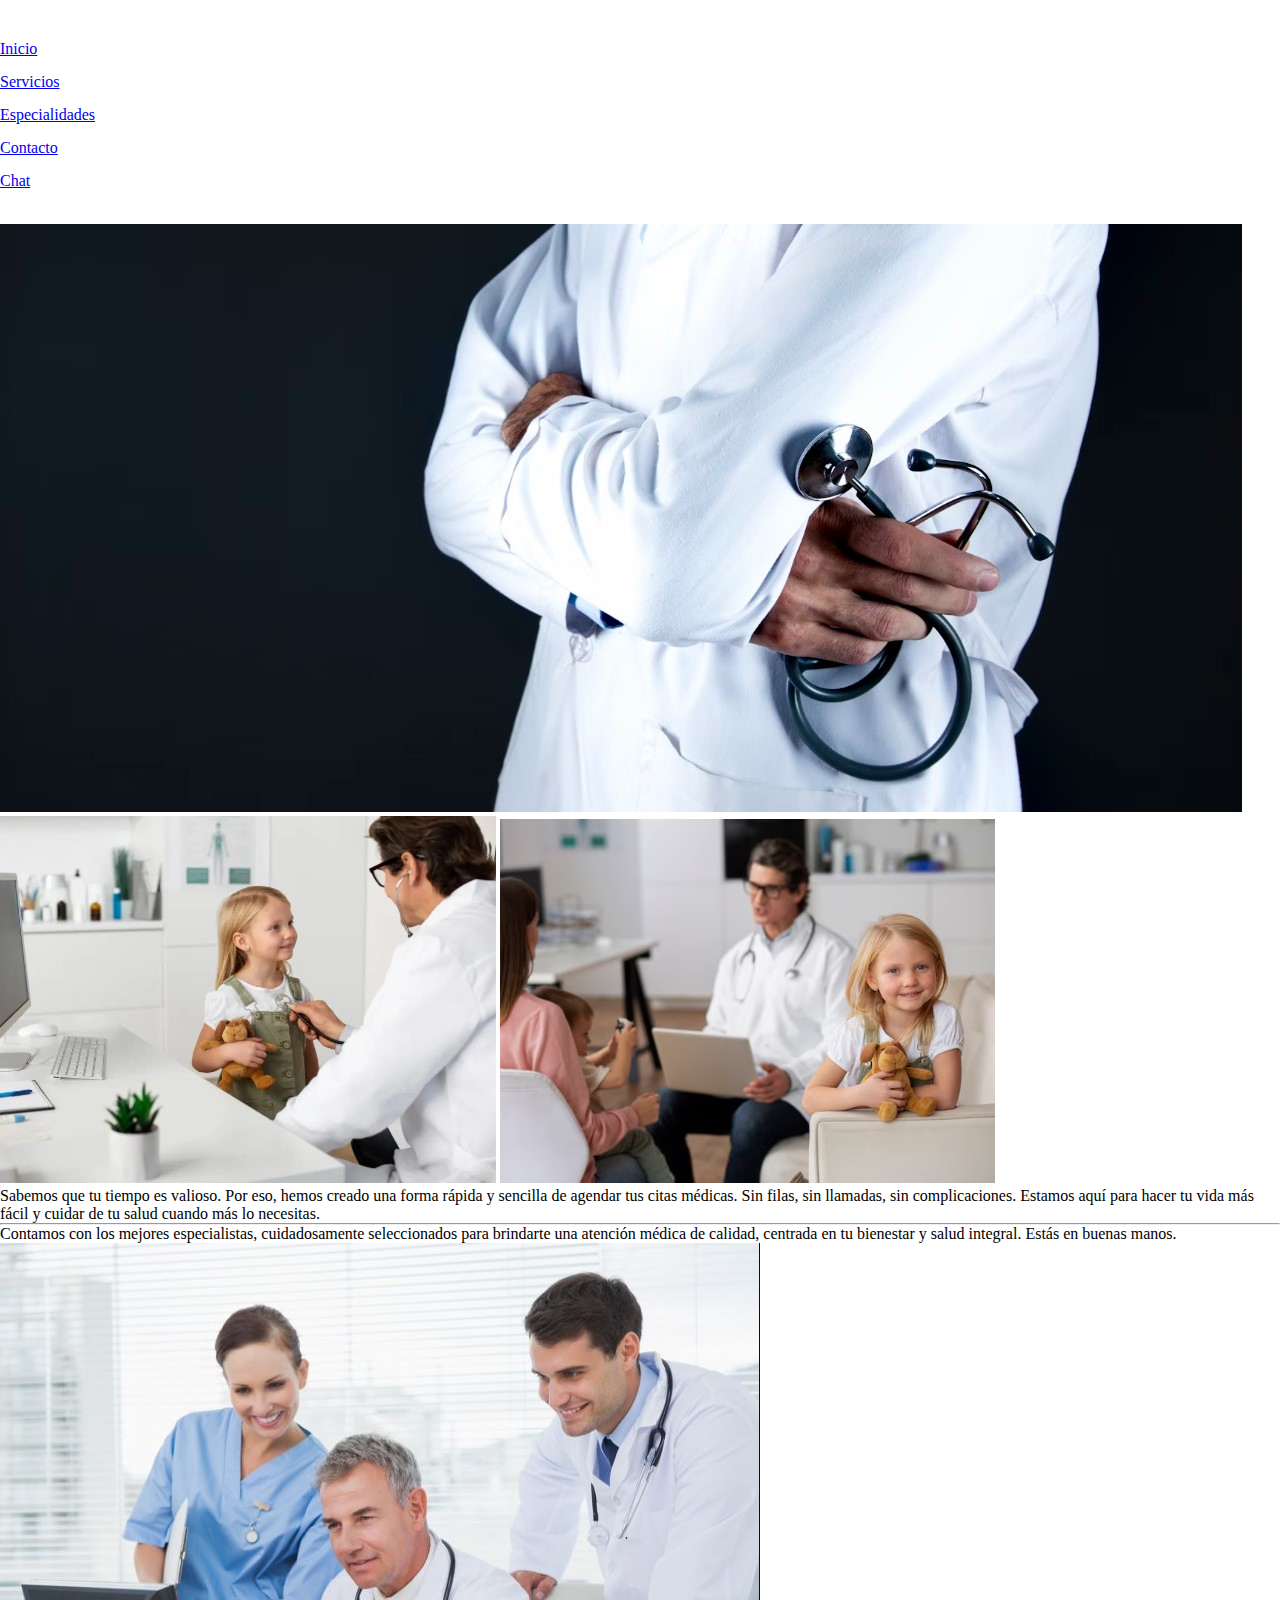
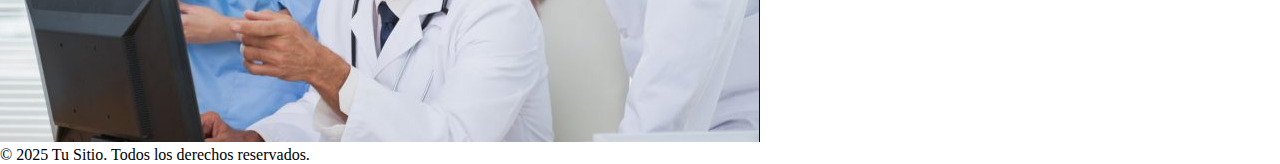
<file: index.html>
<!DOCTYPE html>
<html lang="es">
<head>
  <meta charset="UTF-8" />
  <meta name="viewport" content="width=device-width, initial-scale=1.0"/>
  <title>Página Web Moderna</title>
  <link rel="stylesheet" href="css/estilos.css" />
</head>
<body>

  <!-- NAVBAR -->
  <header class="navbar">
    <nav class="navbar-contenido">
      <ul class="menu">
        <li><a href="inicio.html">Inicio</a></li>
        <li><a href="#">Servicios</a></li>
        <li><a href="#">Especialidades</a></li>
        <li><a href="#">Contacto</a></li>
        <li><a href="#">Chat</a></li>
      </ul>
      <div class="login-icon">
        <!-- Ícono de login  -->
            <a href="login.html" class="login-icon">
            <svg width="30" height="30" fill="white" viewBox="0 0 24 24">
                <path d="M10 17l5-5-5-5v10zM20 3H4c-1.1 0-2 .9-2 2v4h2V5h16v14H4v-4H2v4c0 1.1.9 2 2 2h16c1.1 0 2-.9 2-2V5c0-1.1-.9-2-2-2z"/>
            </svg>
            </a>
      </div>
    </nav>
  </header>


  <section class="hero">
    <img src="img/imgHd.jpg" alt="Imagen principal"/>
  </section>

 
  <section class="info-seccion">
    <div class="contenedor-negro">
      <div class="imagenes">
        <img src="img/ImagenDivUno.jpg" alt="Imagen superior" class="img-superior"/>
        <img src="img/ImagenDivDos.jpg" alt="Imagen inferior" class="img-inferior"/>
      </div>
      <div class="texto">
        <p>
          Sabemos que tu tiempo es valioso. Por eso, hemos creado una forma rápida y sencilla de agendar tus citas médicas. Sin filas, sin llamadas, sin complicaciones. Estamos aquí para hacer tu vida más fácil y cuidar de tu salud cuando más lo necesitas.
        </p>
      </div>
    </div>
  </section>

  <section class="iconos">
    <div class="icon-placeholder"></div>
    <div class="icon-placeholder"></div>
    <div class="icon-placeholder"></div>
    <div class="icon-placeholder"></div>
  </section>
  


  <section class="division-central">
    <hr />
    <div class="contenido-dividido">
      <p class="texto-izquierda">
        Contamos con los mejores especialistas, cuidadosamente 
        seleccionados para brindarte una atención médica de calidad, centrada en tu bienestar y salud integral. Estás en buenas manos.
      </p>
      <img src="img/imagenInferior.png" alt="Texto e imagen relacionada"/>
    </div>
  </section>

  <!-- Footer -->
  <footer>
    <p>&copy; 2025 Tu Sitio. Todos los derechos reservados.</p>
  </footer>

  <script>
    // Scroll 
    window.addEventListener('scroll', () => {
      const navbar = document.querySelector('.navbar');
      navbar.classList.toggle('scroll-activo', window.scrollY > 50);
    });
  </script>
</body>
</html>
</file>
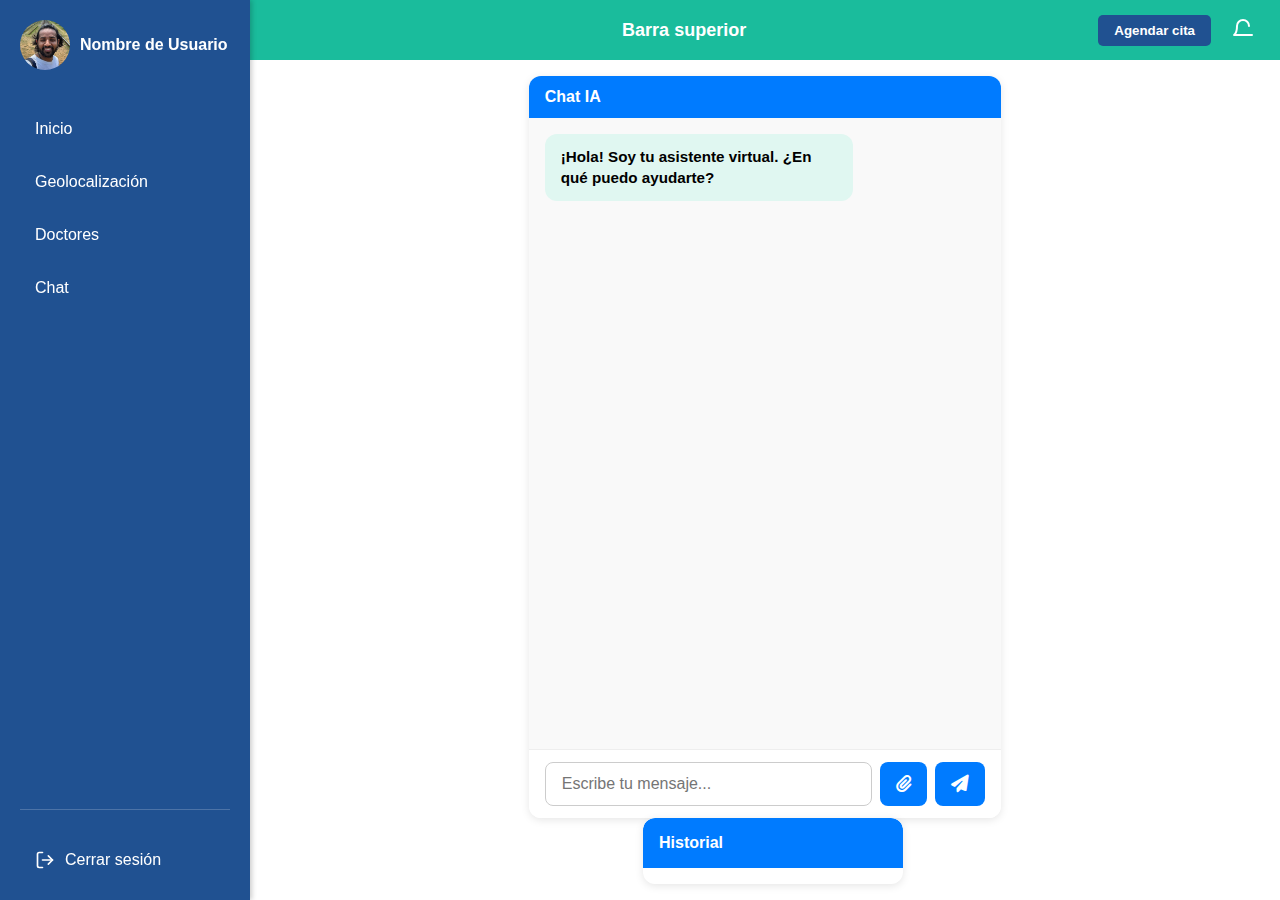
<file: chat.html>
<!DOCTYPE html>
<html lang="es">
<head>
  <meta charset="UTF-8" />
  <meta name="viewport" content="width=device-width, initial-scale=1.0" />
  <title>Mi Página Web</title>
  <link rel="stylesheet" href="css/estilos.css" />
  <link rel="stylesheet" href="https://cdnjs.cloudflare.com/ajax/libs/font-awesome/6.5.0/css/all.min.css">
  <link href="https://fonts.googleapis.com/css2?family=Poppins:wght@300;400;600&display=swap" rel="stylesheet">
  <style>
    body {
      margin: 0;
      font-family: 'Poppins', sans-serif;
      background: #f0f2f5;
    }
    .opcion { text-decoration: none; color: white; display: block; }
    .cerrar-sesion { margin-top: auto; width: 100%; }
    .opcion.salir { display: flex; align-items: center; gap: 10px; padding: 10px 15px; border-radius: 8px; transition: .3s; }
    .opcion.salir:hover { background: rgba(255,255,255,0.2); transform: scale(1.05); }
    .icon-salir { stroke: white; }
    .overlay { position: fixed; top:0; left:0; width:100%; height:100%; background: rgba(0,0,0,0.5); z-index:900; display:none; }
    .overlay.visible { display:block; }
    .btn-menu-hamburguesa span { transition: all .3s ease; }
    .btn-menu-hamburguesa.active span:nth-child(1){ transform:rotate(45deg) translate(5px,5px);}
    .btn-menu-hamburguesa.active span:nth-child(2){ opacity:0;}
    .btn-menu-hamburguesa.active span:nth-child(3){ transform:rotate(-45deg) translate(5px,-5px);}
    .perfil { cursor:pointer; }

    /* ========== CHAT IA ========== */
    .contenido {
      display: flex;
      height: calc(100vh - 60px);
      padding: 1rem;
      box-sizing: border-box;
    }
    .chat-main {
      flex: 1;
      display: flex;
      flex-direction: column;
      background: #fff;
      border-radius: 12px;
      box-shadow: 0 2px 8px rgba(0,0,0,0.1);
      overflow: hidden;
    }
    .chat-header {
      display: flex;
      align-items: center;
      justify-content: space-between;
      background: #007BFF;
      color: #fff;
      padding: 0.75rem 1rem;
      font-weight: 600;
    }
    .chat-header .btn-historial {
      background: transparent;
      border: none;
      color: #fff;
      font-size: 1.2rem;
      cursor: pointer;
    }
    .chat-mensajes {
      flex: 1;
      padding: 1rem;
      overflow-y: auto;
      background: #f9f9f9;
    }
    .mensaje {
      max-width: 70%;
      margin-bottom: 1rem;
      padding: 0.75rem 1rem;
      border-radius: 12px;
      font-size: 0.95rem;
      line-height: 1.4;
    }
    .mensaje.usuario {
      align-self: flex-end;
      background: #d1e7ff;
    }
    .mensaje.ia {
      align-self: flex-start;
      background: #e0f7f1;
    }
    .chat-input-area {
      display: flex;
      gap: 0.5rem;
      padding: 0.75rem 1rem;
      border-top: 1px solid #eee;
      background: #fff;
    }
    .input-chat {
      flex: 1;
      padding: 0.75rem 1rem;
      border: 1px solid #ccc;
      border-radius: 8px;
      font-size: 1rem;
    }
    .chat-input-area input[type="file"] {
      display: none;
    }
    .btn-adjuntar, .btn-enviar {
      background: #007BFF;
      border: none;
      color: #fff;
      padding: 0 1rem;
      border-radius: 8px;
      cursor: pointer;
      font-size: 1.1rem;
      display: flex;
      align-items: center;
      justify-content: center;
    }
    .btn-adjuntar:hover, .btn-enviar:hover {
      background: #0056b3;
    }

    /* Historial lateral */
    .chat-historial {
      width: 260px;
      margin-left: 1rem;
      background: #fff;
      border-radius: 12px;
      box-shadow: 0 2px 8px rgba(0,0,0,0.1);
      overflow-y: auto;
    }
    .chat-historial h4 {
      margin: 0;
      padding: 1rem;
      background: #007BFF;
      color: #fff;
      font-size: 1rem;
      font-weight: 600;
      border-top-right-radius: 12px;
      border-top-left-radius: 12px;
    }
    .chat-historial ul {
      list-style: none;
      margin: 0;
      padding: 0.5rem 1rem;
    }
    .chat-historial li {
      padding: 0.5rem 0;
      border-bottom: 1px solid #eee;
      font-size: 0.95rem;
      color: #555;
      cursor: pointer;
    }

    /* Modal historial móvil */
    .modal-historial {
      position: fixed;
      top: 50%;
      left: 50%;
      transform: translate(-50%, -50%) scale(0);
      width: 90%;
      max-width: 300px;
      background: #fff;
      border-radius: 12px;
      box-shadow: 0 4px 16px rgba(0,0,0,0.2);
      z-index: 1000;
      transition: transform 0.3s ease;
    }
    .modal-historial.open {
      transform: translate(-50%, -50%) scale(1);
    }
    .modal-historial .modal-header {
      display: flex;
      justify-content: space-between;
      align-items: center;
      padding: 1rem;
      background: #007BFF;
      color: #fff;
      border-top-left-radius: 12px;
      border-top-right-radius: 12px;
    }
    .modal-historial .modal-body {
      max-height: 300px;
      overflow-y: auto;
      padding: 0.5rem 1rem;
    }
    .modal-historial .modal-body ul {
      list-style: none;
      margin: 0;
      padding: 0;
    }
    .modal-historial .modal-body li {
      padding: 0.5rem 0;
      border-bottom: 1px solid #eee;
      font-size: 0.9rem;
      color: #555;
      cursor: pointer;
    }
    .modal-historial .modal-close {
      background: transparent;
      border: none;
      font-size: 1.4rem;
      color: #fff;
      cursor: pointer;
    }

    /* Responsive */
    @media (max-width: 768px) {
      .chat-historial { display: none; }
      .chat-header .btn-historial { display: block; }
    }
    @media (min-width: 769px) {
      .chat-header .btn-historial { display: none; }
    }
  </style>
</head>
<body>
  <div class="overlay" id="overlay"></div>

  <div class="contenedor">
    <!-- Barra lateral -->
    <div class="barra-lateral">
      <a href="perfil.html" class="perfil">
        <img src="img/perfilUsuario01.jpg" alt="Imagen de perfil" class="avatar" />
        <div class="nombre-usuario">Nombre de Usuario</div>
      </a>
      <div class="menu">
        <a href="inicio.html" class="opcion">Inicio</a>
        <a href="geolocalizacion.html" class="opcion">Geolocalización</a>
        <a href="doctores.html" class="opcion">Doctores</a>
        <a href="chat.html" class="opcion">Chat</a>
      </div>
      <div class="cerrar-sesion">
        <a href="logout.html" class="opcion salir">
          <svg xmlns="http://www.w3.org/2000/svg" fill="none" stroke="currentColor" stroke-width="2"
            stroke-linecap="round" stroke-linejoin="round" class="icon-salir" viewBox="0 0 24 24" width="20" height="20">
            <path d="M9 21H5a2 2 0 0 1-2-2V5a2 2 0 0 1 2-2h4"/>
            <polyline points="16 17 21 12 16 7"/>
            <line x1="21" y1="12" x2="9" y2="12"/>
          </svg>
          <span>Cerrar sesión</span>
        </a>
      </div>
    </div>
    <!-- Sección principal -->
    <div class="principal">
      <div class="barra-superior">
        <button class="btn-menu-hamburguesa" aria-label="Menú">
          <span></span><span></span><span></span>
        </button>
        <div class="barra-superior-titulo">Barra superior</div>
        <div class="barra-superior-derecha">
          <button class="btn-agendar">Agendar cita</button>
          <button class="btn-notificacion" aria-label="Notificaciones">
            <svg xmlns="http://www.w3.org/2000/svg" fill="none" stroke="currentColor" stroke-width="2"
              stroke-linecap="round" stroke-linejoin="round" class="icon-campana" viewBox="0 0 24 24" width="24" height="24">
              <path d="M18 8a6 6 0 0 0-12 0c0 7-3 9-3 9h18s-3-2-…
              </path><path d="M13.73 21a2 2 0 0 1-3.46 0"></path>
            </svg>
          </button>
        </div>
      </div>
      <div class="contenido">
        <div class="chat-main">
          <div class="chat-header">
            <span>Chat IA</span>
            <button class="btn-historial" onclick="toggleHistorial()">
              <i class="fa-solid fa-clock-rotate-left"></i>
            </button>
          </div>
          <div class="chat-mensajes" id="chat">
            <div class="mensaje ia">¡Hola! Soy tu asistente virtual. ¿En qué puedo ayudarte?</div>
          </div>
          <div class="chat-input-area">
            <input type="text" id="mensaje" class="input-chat" placeholder="Escribe tu mensaje..." />
            <label for="archivo" class="btn-adjuntar"><i class="fa-solid fa-paperclip"></i></label>
            <input type="file" id="archivo" />
            <button class="btn-enviar" onclick="enviarMensaje()"><i class="fa-solid fa-paper-plane"></i></button>
          </div>
        </div>
        <div class="chat-historial" id="historial">
          <h4>Historial</h4>
          <ul id="lista-historial">
            <!-- Se irán añadiendo ítems -->
          </ul>
        </div>
      </div>
    </div>
  </div>

  <!-- Modal para móvil -->
  <div class="modal-historial" id="modalHistorial">
    <div class="modal-header">
      <span>Historial</span>
      <button class="modal-close" onclick="toggleHistorial()">&times;</button>
    </div>
    <div class="modal-body">
      <ul id="modal-lista">
        <!-- Ítems historial -->
      </ul>
    </div>
  </div>

  <script>
    const btnMenu = document.querySelector('.btn-menu-hamburguesa');
    const barraLateral = document.querySelector('.barra-lateral');
    const overlay = document.getElementById('overlay');
    btnMenu.addEventListener('click', () => {
      barraLateral.classList.toggle('visible');
      btnMenu.classList.toggle('active');
      overlay.classList.toggle('visible');
    });
    overlay.addEventListener('click', () => {
      barraLateral.classList.remove('visible');
      btnMenu.classList.remove('active');
      overlay.classList.remove('visible');
    });

    function enviarMensaje() {
      const input = document.getElementById('mensaje');
      const chat = document.getElementById('chat');
      const historialList = document.getElementById('lista-historial');
      const text = input.value.trim();
      if (!text) return;
      // Usuario
      const usr = document.createElement('div');
      usr.className = 'mensaje usuario';
      usr.textContent = text;
      chat.appendChild(usr);
      addHistorialEntry(text);
      input.value = '';
      chat.scrollTop = chat.scrollHeight;
      // Respuesta IA simulada
      setTimeout(() => {
        const ia = document.createElement('div');
        ia.className = 'mensaje ia';
        ia.textContent = 'Procesando tu mensaje…';
        chat.appendChild(ia);
        addHistorialEntry('[IA] Procesando tu mensaje…');
        chat.scrollTop = chat.scrollHeight;
      }, 500);
    }
    function addHistorialEntry(text) {
      const li = document.createElement('li');
      li.textContent = text;
      document.getElementById('lista-historial').appendChild(li);
      // modal
      const mli = li.cloneNode(true);
      document.getElementById('modal-lista').appendChild(mli);
    }
    function toggleHistorial() {
      const modal = document.getElementById('modalHistorial');
      modal.classList.toggle('open');
    }
  </script>
</body>
</html>
</file>
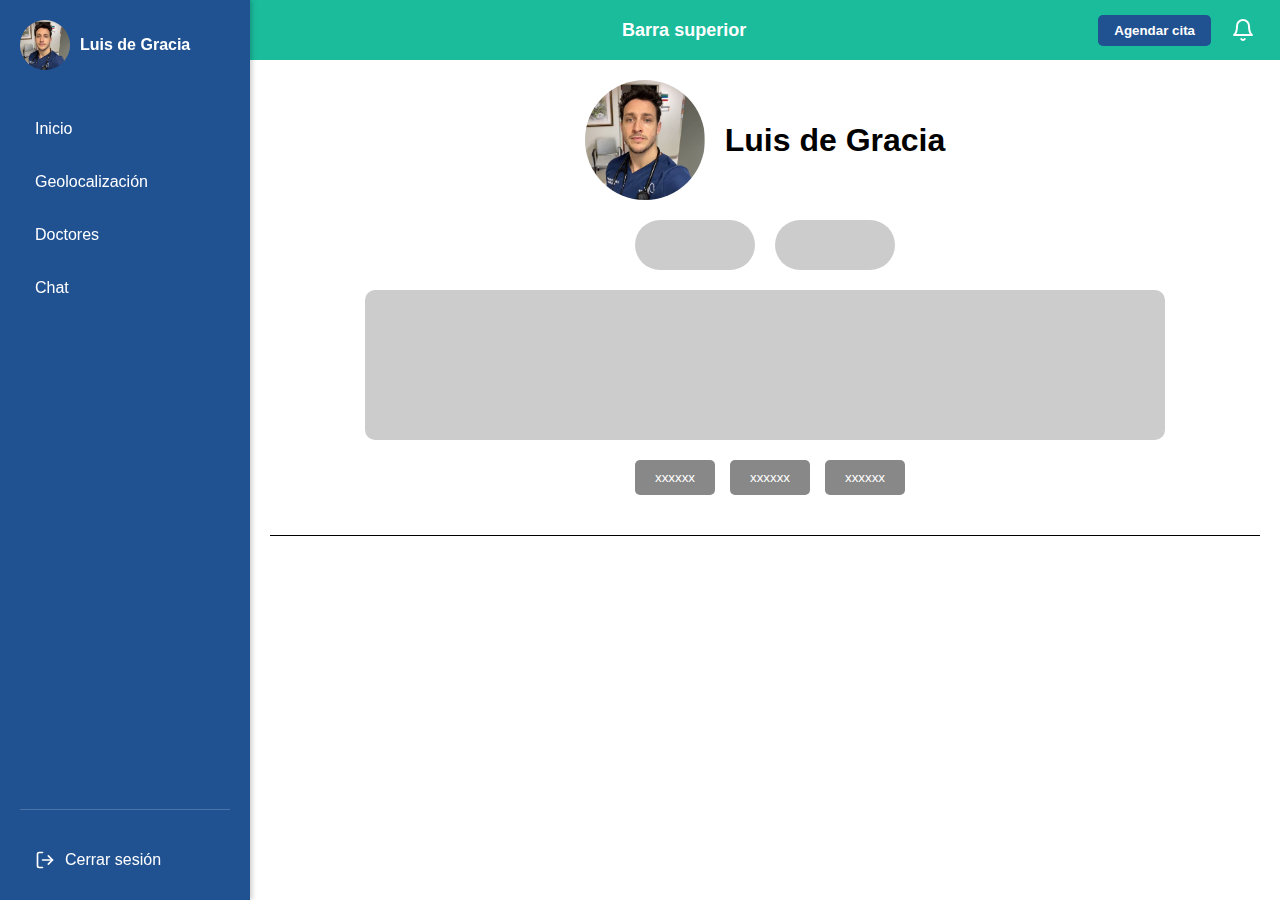
<file: doctor.html>
<!DOCTYPE html>
<html lang="es">
<head>
  <meta charset="UTF-8" />
  <meta name="viewport" content="width=device-width, initial-scale=1.0" />
  <title>Perfil de usuario</title>
  <link rel="stylesheet" href="css/estilos.css" />
  <style>
    .opcion {
      text-decoration: none;
      color: white;
      display: block;
    }

    .cerrar-sesion {
      margin-top: auto;
      width: 100%;
    }

    .opcion.salir {
      display: flex;
      align-items: center;
      gap: 10px;
      padding: 10px 15px;
      border-radius: 8px;
      transition: background-color 0.3s ease, transform 0.2s ease;
    }

    .opcion.salir:hover {
      background-color: rgba(255, 255, 255, 0.2);
      transform: scale(1.05);
    }

    .icon-salir {
      stroke: white;
    }

    .overlay {
      position: fixed;
      top: 0;
      left: 0;
      width: 100%;
      height: 100%;
      background-color: rgba(0, 0, 0, 0.5);
      z-index: 900;
      display: none;
    }

    .overlay.visible {
      display: block;
    }

    .btn-menu-hamburguesa.active span:nth-child(1) {
      transform: rotate(45deg) translate(5px, 5px);
    }

    .btn-menu-hamburguesa.active span:nth-child(2) {
      opacity: 0;
    }

    .btn-menu-hamburguesa.active span:nth-child(3) {
      transform: rotate(-45deg) translate(5px, -5px);
    }

    .btn-menu-hamburguesa span {
      transition: all 0.3s ease;
    }

    .perfil {
      cursor: pointer;
    }

    /* NUEVOS ESTILOS PARA LA SECCIÓN DE CONTENIDO */
    .contenido {
      padding: 20px;
      display: flex;
      flex-direction: column;
      gap: 20px;
    }

    .perfil-grande {
      display: flex;
      align-items: center;
      gap: 20px;
    }

    .perfil-grande img {
      width: 120px;
      height: 120px;
      border-radius: 50%;
      object-fit: cover;
    }

    .perfil-grande .nombre-usuario {
      font-size: 2rem;
      font-weight: bold;
    }

    .rectangulos {
      display: flex;
      justify-content: center;
      gap: 20px;
      flex-wrap: wrap;
    }

    .rectangulo {
      background-color: #ccc;
      width: 120px;
      height: 50px;
      border-radius: 25px;
    }

    .descripcion {
      background-color: #ccc;
      height: 150px;
      border-radius: 10px;
      padding: 10px;
      margin: 0 auto;
      width: 95%;
      max-width: 800px;
    }

    .botones {
      display: flex;
      gap: 15px;
      padding-left: 10px;
      flex-wrap: wrap;
    }

    .botones button {
      background-color: #888;
      color: white;
      border: none;
      padding: 10px 20px;
      border-radius: 5px;
      cursor: pointer;
    }

    .linea-divisoria {
      height: 1px;
      background-color: black;
      width: 100%;
      margin-top: 20px;
    }

    @media (max-width: 600px) {
      .perfil-grande {
        flex-direction: column;
        align-items: center;
        text-align: center;
      }

      .perfil-grande img {
        width: 100px;
        height: 100px;
      }

      .perfil-grande .nombre-usuario {
        font-size: 1.5rem;
      }

      .rectangulos {
        flex-direction: column;
        align-items: center;
      }

      .botones {
        justify-content: flex-start;
        padding-left: 0;
      }
    }
  </style>
</head>
<body>
  <div class="overlay" id="overlay"></div>

  <div class="contenedor">
    <!-- Barra lateral -->
    <div class="barra-lateral">
      <a href="perfil.html" class="perfil">
        <img src="img/perfilDoctor01.png" alt="Imagen de perfil" class="avatar" />
        <div class="nombre-usuario">Luis de Gracia</div>
      </a>

      <div class="menu">
        <a href="inicio.html" class="opcion">Inicio</a>
        <a href="geolocalizacion.html" class="opcion">Geolocalización</a>
        <a href="doctores.html" class="opcion">Doctores</a>
        <a href="chat.html" class="opcion">Chat</a>
      </div>

      <div class="cerrar-sesion">
        <a href="logout.html" class="opcion salir">
          <svg xmlns="http://www.w3.org/2000/svg" fill="none" stroke="currentColor" stroke-width="2"
            stroke-linecap="round" stroke-linejoin="round" class="icon-salir" viewBox="0 0 24 24" width="20" height="20">
            <path d="M9 21H5a2 2 0 0 1-2-2V5a2 2 0 0 1 2-2h4" />
            <polyline points="16 17 21 12 16 7" />
            <line x1="21" y1="12" x2="9" y2="12" />
          </svg>
          <span>Cerrar sesión</span>
        </a>
      </div>
    </div>

    <!-- Sección principal -->
    <div class="principal">
      <div class="barra-superior">
        <!-- Botón menú hamburguesa visible en móvil -->
        <button class="btn-menu-hamburguesa" aria-label="Menú">
          <span></span>
          <span></span>
          <span></span>
        </button>

        <div class="barra-superior-titulo">Barra superior</div>

        <!-- Contenedor de botones a la derecha -->
        <div class="barra-superior-derecha">
          <button class="btn-agendar">Agendar cita</button>
          <button class="btn-notificacion" aria-label="Notificaciones">
            <!-- Icono campana SVG -->
            <svg xmlns="http://www.w3.org/2000/svg" fill="none" stroke="currentColor" stroke-width="2"
              stroke-linecap="round" stroke-linejoin="round" class="icon-campana" viewBox="0 0 24 24" width="24" height="24">
              <path d="M18 8a6 6 0 0 0-12 0c0 7-3 9-3 9h18s-3-2-3-9"></path>
              <path d="M13.73 21a2 2 0 0 1-3.46 0"></path>
            </svg>
          </button>
        </div>
      </div>

      <div class="contenido">
        <div class="perfil-grande">
          <img src="img/perfilDoctor01.png" alt="Imagen de perfil" />
          <div class="nombre-usuario">Luis de Gracia</div>
        </div>

        <div class="rectangulos">
          <div class="rectangulo"></div>
          <div class="rectangulo"></div>
        </div>

        <div class="descripcion"></div>

        <div class="botones">
          <button>xxxxxx</button>
          <button>xxxxxx</button>
          <button>xxxxxx</button>
        </div>

        <div class="linea-divisoria"></div>
      </div>
    </div>
  </div>

  <script>
    const btnMenu = document.querySelector('.btn-menu-hamburguesa');
    const barraLateral = document.querySelector('.barra-lateral');
    const overlay = document.getElementById('overlay');

    btnMenu.addEventListener('click', () => {
      barraLateral.classList.toggle('visible');
      btnMenu.classList.toggle('active');
      overlay.classList.toggle('visible');
    });

    overlay.addEventListener('click', () => {
      barraLateral.classList.remove('visible');
      btnMenu.classList.remove('active');
      overlay.classList.remove('visible');
    });
  </script>
</body>
</html>
</file>
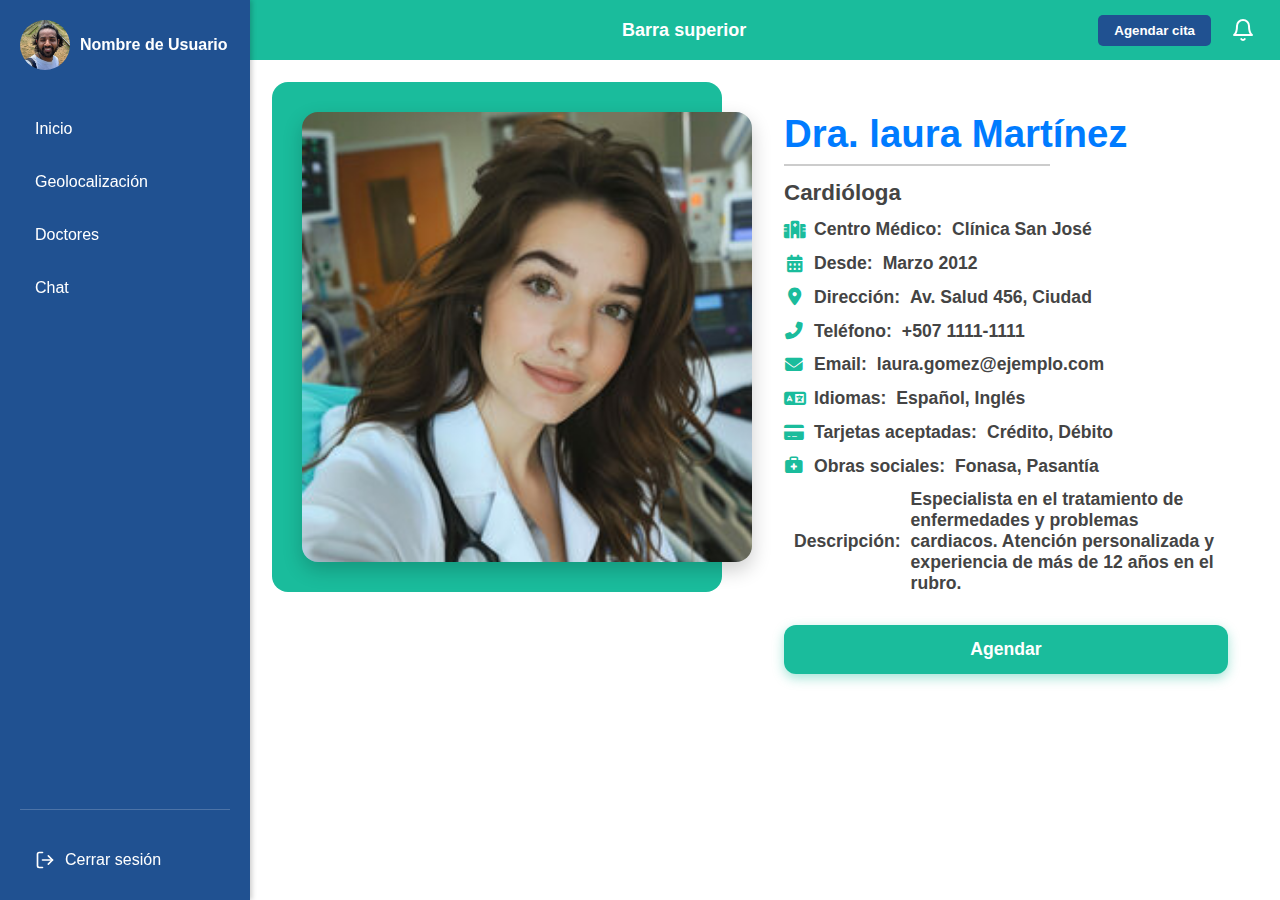
<file: doctor01.html>
<!DOCTYPE html>
<html lang="es">
<head>
  <meta charset="UTF-8" />
  <meta name="viewport" content="width=device-width, initial-scale=1.0" />
  <title>Mi Página Web</title>
  <link rel="stylesheet" href="css/estilos.css" />
  <link rel="stylesheet" href="https://cdnjs.cloudflare.com/ajax/libs/font-awesome/6.5.0/css/all.min.css">

  <style>
    .opcion {
      text-decoration: none;
      color: white;
      display: block;
    }

    .cerrar-sesion {
      margin-top: auto;
      width: 100%;
    }

    .opcion.salir {
      display: flex;
      align-items: center;
      gap: 10px;
      padding: 10px 15px;
      border-radius: 8px;
      transition: background-color 0.3s ease, transform 0.2s ease;
    }

    .opcion.salir:hover {
      background-color: rgba(255, 255, 255, 0.2);
      transform: scale(1.05);
    }

    .icon-salir {
      stroke: white;
    }

    .overlay {
      position: fixed;
      top: 0;
      left: 0;
      width: 100%;
      height: 100%;
      background-color: rgba(0, 0, 0, 0.5);
      z-index: 900;
      display: none;
    }

    .overlay.visible {
      display: block;
    }

    .btn-menu-hamburguesa.active span:nth-child(1) {
      transform: rotate(45deg) translate(5px, 5px);
    }

    .btn-menu-hamburguesa.active span:nth-child(2) {
      opacity: 0;
    }

    .btn-menu-hamburguesa.active span:nth-child(3) {
      transform: rotate(-45deg) translate(5px, -5px);
    }

    .btn-menu-hamburguesa span {
      transition: all 0.3s ease;
    }

    .perfil {
      cursor: pointer;
    }

    /* --- Ajustes dentro del área .contenido (perfil doctor pues)--- */

.perfil-doctor {
  display: flex;
  align-items: flex-start;
  gap: 2rem;
  padding: 2rem;
  flex-wrap: wrap;
  font-family: 'Segoe UI', Tahoma, Geneva, Verdana, sans-serif;
}

.foto-container {
  position: relative;
  width: 450px;
  height: 450px;
  flex-shrink: 0;
}

.cuadro-fondo {
  position: absolute;
  top: -30px;
  left: -30px;
  width: 100%;
  height: calc(100% + 60px);
  background-color: #1abc9c;
  z-index: 0;
  border-radius: 16px;
}

.foto-doctor {
  position: relative;
  width: 100%;
  height: 100%;
  object-fit: cover;
  z-index: 1;
  border-radius: 16px;
  box-shadow: 0 8px 20px rgba(0, 0, 0, 0.2);
}

.datos-doctor {
  flex: 1;
  display: flex;
  flex-direction: column;
  justify-content: center;
  font-size: 1.1rem;
  color: #555;
}

.nombre-doctor {
  font-size: 2.4rem;
  color: #007BFF;
  margin-bottom: 0.5rem;
  font-weight: 600;
  position: relative;
}

.nombre-doctor::after {
  content: "";
  display: block;
  height: 2px;
  background-color: #ccc;
  margin-top: 0.5rem;
  width: 60%;
}

.especialidad-doctor {
  font-size: 1.4rem;
  margin-bottom: 1rem;
  color: #333;
}

.datos-doctor p {
  margin: 0.4rem 0;
  display: flex;
  align-items: center;
  gap: 10px;
  color: #444;
}

.datos-doctor p i {
  width: 20px;
  text-align: center;
  color: #1abc9c;
}

.descripcion-doctor {
  margin-top: 1.2rem;
  position: relative;
}

.descripcion-doctor::before {
  content: "";
  display: block;
  height: 2px;
  background-color: #ccc;
  margin-bottom: 1rem;
}

.descripcion-doctor::after {
  content: "";
  display: block;
  height: 2px;
  background-color: #ccc;
  margin-top: 1rem;
}

.btn-agendar-doctor {
  margin-top: 1.5rem;
  padding: 14px 28px;
  background-color: #1abc9c;
  color: white;
  font-size: 1.1rem;
  font-weight: bold;
  border: none;
  border-radius: 12px;
  cursor: pointer;
  transition: all 0.3s ease;
  box-shadow: 0 4px 12px rgba(26, 188, 156, 0.4);
}

.btn-agendar-doctor:hover {
  background-color: #16a085;
  transform: translateY(-2px);
}

/* Responsive */
@media (max-width: 768px) {
  .perfil-doctor {
    flex-direction: column;
    align-items: center;
    text-align: center;
  }

  .foto-container {
    width: 260px;
    height: 260px;
    margin-bottom: 1.5rem;
  }

  .cuadro-fondo {
    top: -15px;
    left: -15px;
    height: calc(100% + 30px);
  }

  .nombre-doctor {
    font-size: 2rem;
  }

  .especialidad-doctor {
    font-size: 1.2rem;
  }

  .datos-doctor {
    font-size: 1rem;
  }

  .btn-agendar-doctor {
    width: 100%;
  }
}


    /* Responsive */
    @media (max-width: 768px) {
      .perfil-doctor {
        flex-direction: column;
        align-items: center;
        text-align: center;
      }

      .foto-container {
        width: 260px;
        height: 260px;
        margin-bottom: 1.5rem;
      }

      .cuadro-fondo {
        top: -15px;
        left: -15px;
        height: calc(100% + 30px);
      }

      .nombre-doctor {
        font-size: 1.8rem;
      }

      .especialidad-doctor {
        font-size: 1.2rem;
      }

      .datos-doctor {
        font-size: 1rem;
      }

      .btn-agendar-doctor {
        width: 100%;
      }
    }
  </style>
</head>
<body>
  <div class="overlay" id="overlay"></div>

  <div class="contenedor">
    <div class="barra-lateral">
      <a href="perfil.html" class="perfil">
        <img src="img/perfilUsuario01.jpg" alt="Imagen de perfil" class="avatar" />
        <div class="nombre-usuario">Nombre de Usuario</div>
      </a>

      <div class="menu">
        <a href="inicio.html" class="opcion">Inicio</a>
        <a href="geolocalizacion.html" class="opcion">Geolocalización</a>
        <a href="doctores.html" class="opcion">Doctores</a>
        <a href="chat.html" class="opcion">Chat</a>
      </div>

      <div class="cerrar-sesion">
        <a href="logout.html" class="opcion salir">
          <svg xmlns="http://www.w3.org/2000/svg" fill="none" stroke="currentColor" stroke-width="2"
            stroke-linecap="round" stroke-linejoin="round" class="icon-salir" viewBox="0 0 24 24" width="20" height="20">
            <path d="M9 21H5a2 2 0 0 1-2-2V5a2 2 0 0 1 2-2h4" />
            <polyline points="16 17 21 12 16 7" />
            <line x1="21" y1="12" x2="9" y2="12" />
          </svg>
          <span>Cerrar sesión</span>
        </a>
      </div>
    </div>

    <div class="principal">
      <div class="barra-superior">
        <button class="btn-menu-hamburguesa" aria-label="Menú">
          <span></span>
          <span></span>
          <span></span>
        </button>

        <div class="barra-superior-titulo">Barra superior</div>

        <div class="barra-superior-derecha">
          <button class="btn-agendar">Agendar cita</button>
          <button class="btn-notificacion" aria-label="Notificaciones">
            <svg xmlns="http://www.w3.org/2000/svg" fill="none" stroke="currentColor" stroke-width="2"
              stroke-linecap="round" stroke-linejoin="round" class="icon-campana" viewBox="0 0 24 24" width="24" height="24">
              <path d="M18 8a6 6 0 0 0-12 0c0 7-3 9-3 9h18s-3-2-3-9"></path>
              <path d="M13.73 21a2 2 0 0 1-3.46 0"></path>
            </svg>
          </button>
        </div>
      </div>

      <div class="contenido">
        <div class="perfil-doctor">
          <div class="foto-container">
            <div class="cuadro-fondo"></div>
            <img src="img/perfilDoctor02.png" alt="Foto del Doctor" class="foto-doctor">
          </div>
          <div class="datos-doctor">
            <h2 class="nombre-doctor">Dra. laura Martínez</h2>
            <p class="especialidad-doctor">Cardióloga</p>
            <p><i class="fas fa-hospital"></i><strong>Centro Médico:</strong> Clínica San José</p>
            <p><i class="fas fa-calendar-alt"></i><strong>Desde:</strong> Marzo 2012</p>
            <p><i class="fas fa-map-marker-alt"></i><strong>Dirección:</strong> Av. Salud 456, Ciudad</p>
            <p><i class="fas fa-phone-alt"></i><strong>Teléfono:</strong> +507 1111-1111</p>
            <p><i class="fas fa-envelope"></i><strong>Email:</strong> laura.gomez@ejemplo.com</p>
            <p><i class="fas fa-language"></i><strong>Idiomas:</strong> Español, Inglés</p>
            <p><i class="fas fa-credit-card"></i><strong>Tarjetas aceptadas:</strong> Crédito, Débito</p>
            <p><i class="fas fa-briefcase-medical"></i><strong>Obras sociales:</strong> Fonasa, Pasantía</p>
            <p class="descripcion-doctor"><strong>Descripción:</strong> Especialista en el tratamiento de enfermedades y problemas cardiacos. Atención personalizada y experiencia de más de 12 años en el rubro.</p>

            
            <button class="btn-agendar-doctor">Agendar</button>
          </div>
        </div>
      </div>
    </div>
  </div>

  <script>
    const btnMenu = document.querySelector('.btn-menu-hamburguesa');
    const barraLateral = document.querySelector('.barra-lateral');
    const overlay = document.getElementById('overlay');

    btnMenu.addEventListener('click', () => {
      barraLateral.classList.toggle('visible');
      btnMenu.classList.toggle('active');
      overlay.classList.toggle('visible');
    });

    overlay.addEventListener('click', () => {
      barraLateral.classList.remove('visible');
      btnMenu.classList.remove('active');
      overlay.classList.remove('visible');
    });
  </script>
</body>
</html>
</file>
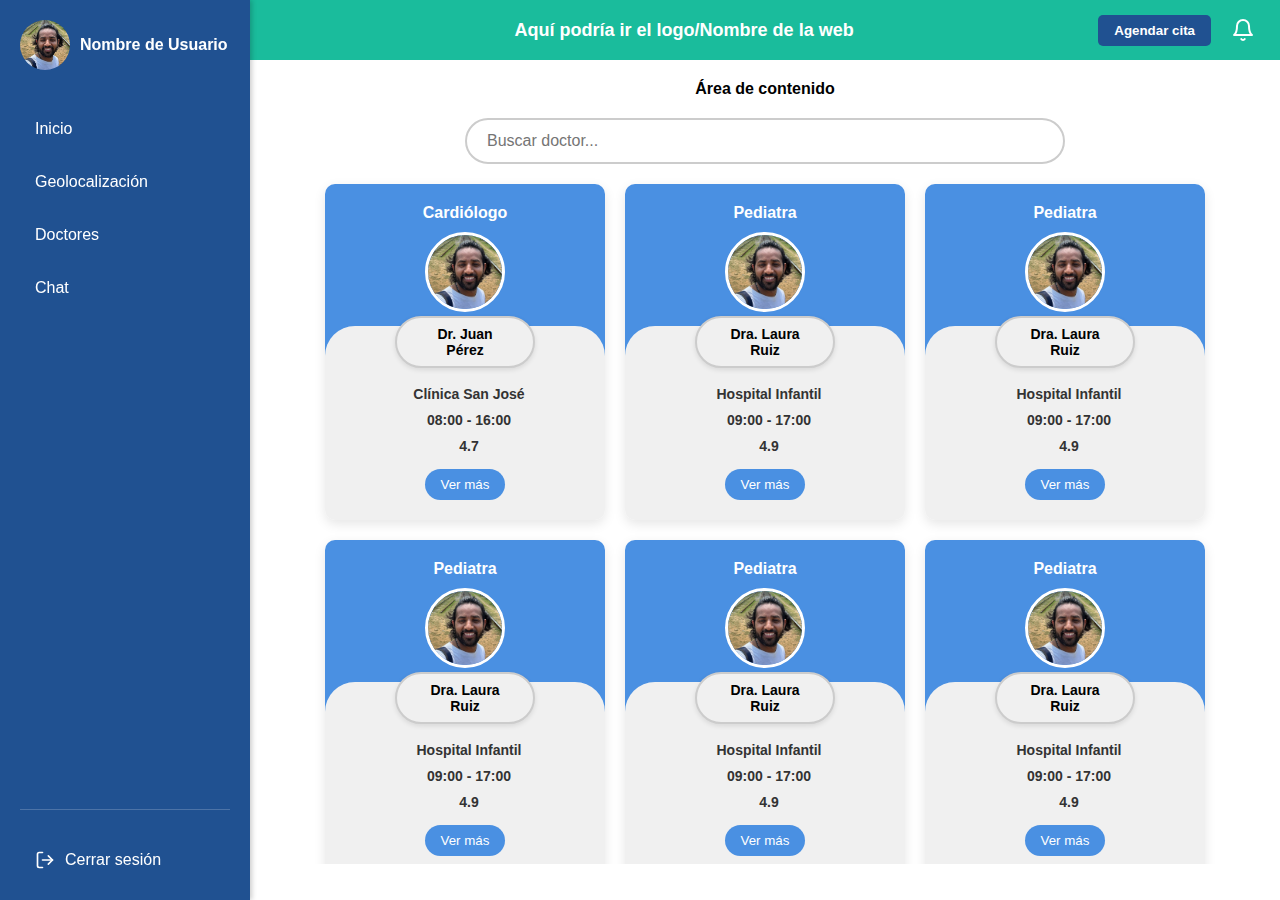
<file: doctores.html>
<!DOCTYPE html>
<html lang="es">
<head>
  <meta charset="UTF-8" />
  <meta name="viewport" content="width=device-width, initial-scale=1.0" />
  <title>Mi Página Web</title>
  <link rel="stylesheet" href="css/estilos.css" />
  <style>
    .opcion {
      text-decoration: none;
      color: white;
      display: block;
    }

    .cerrar-sesion {
      margin-top: auto;
      width: 100%;
    }

    .opcion.salir {
      display: flex;
      align-items: center;
      gap: 10px;
      padding: 10px 15px;
      border-radius: 8px;
      transition: background-color 0.3s ease, transform 0.2s ease;
    }

    .opcion.salir:hover {
      background-color: rgba(255, 255, 255, 0.2);
      transform: scale(1.05);
    }

    .icon-salir {
      stroke: white;
    }

    .overlay {
      position: fixed;
      top: 0;
      left: 0;
      width: 100%;
      height: 100%;
      background-color: rgba(0, 0, 0, 0.5);
      z-index: 900;
      display: none;
    }

    .overlay.visible {
      display: block;
    }

    .btn-menu-hamburguesa.active span:nth-child(1) {
      transform: rotate(45deg) translate(5px, 5px);
    }

    .btn-menu-hamburguesa.active span:nth-child(2) {
      opacity: 0;
    }

    .btn-menu-hamburguesa.active span:nth-child(3) {
      transform: rotate(-45deg) translate(5px, -5px);
    }

    .btn-menu-hamburguesa span {
      transition: all 0.3s ease;
    }

    .perfil {
      cursor: pointer;
    }
  </style>
</head>
<body>
  <div class="overlay" id="overlay"></div>

  <div class="contenedor">

    <!-- Barra lateral -->
    <div class="barra-lateral">
      <a href="perfil.html" class="perfil">
        <img src="img/perfilUsuario01.jpg" alt="Imagen de perfil" class="avatar" />
        <div class="nombre-usuario">Nombre de Usuario</div>
      </a>

      <div class="menu">
        <a href="inicio.html" class="opcion">Inicio</a>
        <a href="geolocalizacion.html" class="opcion">Geolocalización</a>
        <a href="doctores.html" class="opcion">Doctores</a>
        <a href="chat.html" class="opcion">Chat</a>
      </div>

      <div class="cerrar-sesion">
        <a href="logout.html" class="opcion salir">
          <svg xmlns="http://www.w3.org/2000/svg" fill="none" stroke="currentColor" stroke-width="2"
            stroke-linecap="round" stroke-linejoin="round" class="icon-salir" viewBox="0 0 24 24" width="20" height="20">
            <path d="M9 21H5a2 2 0 0 1-2-2V5a2 2 0 0 1 2-2h4" />
            <polyline points="16 17 21 12 16 7" />
            <line x1="21" y1="12" x2="9" y2="12" />
          </svg>
          <span>Cerrar sesión</span>
        </a>
      </div>
    </div>

    <!-- Sección principal -->
    <div class="principal">
      <div class="barra-superior">
        <!-- Botón menú hamburguesa visible en móvil -->
        <button class="btn-menu-hamburguesa" aria-label="Menú">
          <span></span>
          <span></span>
          <span></span>
        </button>

        <div class="barra-superior-titulo">Aquí podría ir el logo/Nombre de la web</div>

        <!-- Contenedor de botones a la derecha -->
        <div class="barra-superior-derecha">
          <button class="btn-agendar">Agendar cita</button>
          <button class="btn-notificacion" aria-label="Notificaciones">
            <!-- Icono campana SVG -->
            <svg xmlns="http://www.w3.org/2000/svg" fill="none" stroke="currentColor" stroke-width="2"
              stroke-linecap="round" stroke-linejoin="round" class="icon-campana" viewBox="0 0 24 24" width="24" height="24">
              <path d="M18 8a6 6 0 0 0-12 0c0 7-3 9-3 9h18s-3-2-3-9"></path>
              <path d="M13.73 21a2 2 0 0 1-3.46 0"></path>
            </svg>
          </button>
        </div>
      </div>

      <div class="contenido">
        Área de contenido
        <!-- Barra de búsqueda -->
  <div class="search-container">
    <input type="text" class="search-input" placeholder="Buscar doctor...">
  </div>

  <!-- Contenedor de tarjetas de doctores -->
  <div class="doctors-grid">
    <!-- Ejemplo de tarjeta -->
    <div class="doctor-card">
      <div class="doctor-top">
        <p class="specialty">Cardiólogo</p>
        <img src="img/perfilUsuario01.jpg" alt="Doctor 1" class="profile-img">
      </div>
      <div class="doctor-bottom">
        <div class="doctor-name">Dr. Juan Pérez</div>
        <div class="doctor-info"><i class="fas fa-hospital"></i> Clínica San José</div>
        <div class="doctor-info"><i class="fas fa-clock"></i> 08:00 - 16:00</div>
        <div class="doctor-info"><i class="fas fa-star"></i> 4.7</div>
        <button class="view-more">Ver más</button>
      </div>
    </div>

    <!-- sección doctores (debo cambiar los datos para emular otros perfiles) -->
    <div class="doctor-card">
      <div class="doctor-top">
        <p class="specialty">Pediatra</p>
        <img src="img/perfilUsuario01.jpg" alt="Doctor 2" class="profile-img">
      </div>
      <div class="doctor-bottom">
        <div class="doctor-name">Dra. Laura Ruiz</div>
        <div class="doctor-info"><i class="fas fa-hospital"></i> Hospital Infantil</div>
        <div class="doctor-info"><i class="fas fa-clock"></i> 09:00 - 17:00</div>
        <div class="doctor-info"><i class="fas fa-star"></i> 4.9</div>
        <button class="view-more">Ver más</button>
      </div>
    </div>


        <div class="doctor-card">
      <div class="doctor-top">
        <p class="specialty">Pediatra</p>
        <img src="img/perfilUsuario01.jpg" alt="Doctor 3" class="profile-img">
      </div>
      <div class="doctor-bottom">
        <div class="doctor-name">Dra. Laura Ruiz</div>
        <div class="doctor-info"><i class="fas fa-hospital"></i> Hospital Infantil</div>
        <div class="doctor-info"><i class="fas fa-clock"></i> 09:00 - 17:00</div>
        <div class="doctor-info"><i class="fas fa-star"></i> 4.9</div>
        <button class="view-more">Ver más</button>
      </div>
    </div>


        <div class="doctor-card">
      <div class="doctor-top">
        <p class="specialty">Pediatra</p>
        <img src="img/perfilUsuario01.jpg" alt="Doctor 4" class="profile-img">
      </div>
      <div class="doctor-bottom">
        <div class="doctor-name">Dra. Laura Ruiz</div>
        <div class="doctor-info"><i class="fas fa-hospital"></i> Hospital Infantil</div>
        <div class="doctor-info"><i class="fas fa-clock"></i> 09:00 - 17:00</div>
        <div class="doctor-info"><i class="fas fa-star"></i> 4.9</div>
        <button class="view-more">Ver más</button>
      </div>
    </div>


        <div class="doctor-card">
      <div class="doctor-top">
        <p class="specialty">Pediatra</p>
        <img src="img/perfilUsuario01.jpg" alt="Doctor 5" class="profile-img">
      </div>
      <div class="doctor-bottom">
        <div class="doctor-name">Dra. Laura Ruiz</div>
        <div class="doctor-info"><i class="fas fa-hospital"></i> Hospital Infantil</div>
        <div class="doctor-info"><i class="fas fa-clock"></i> 09:00 - 17:00</div>
        <div class="doctor-info"><i class="fas fa-star"></i> 4.9</div>
        <button class="view-more">Ver más</button>
      </div>
    </div>


        <div class="doctor-card">
      <div class="doctor-top">
        <p class="specialty">Pediatra</p>
        <img src="img/perfilUsuario01.jpg" alt="Doctor 6" class="profile-img">
      </div>
      <div class="doctor-bottom">
        <div class="doctor-name">Dra. Laura Ruiz</div>
        <div class="doctor-info"><i class="fas fa-hospital"></i> Hospital Infantil</div>
        <div class="doctor-info"><i class="fas fa-clock"></i> 09:00 - 17:00</div>
        <div class="doctor-info"><i class="fas fa-star"></i> 4.9</div>
        <button class="view-more">Ver más</button>
      </div>
    </div>


        <div class="doctor-card">
      <div class="doctor-top">
        <p class="specialty">Pediatra</p>
        <img src="img/perfilUsuario01.jpg" alt="Doctor 7" class="profile-img">
      </div>
      <div class="doctor-bottom">
        <div class="doctor-name">Dra. Laura Ruiz</div>
        <div class="doctor-info"><i class="fas fa-hospital"></i> Hospital Infantil</div>
        <div class="doctor-info"><i class="fas fa-clock"></i> 09:00 - 17:00</div>
        <div class="doctor-info"><i class="fas fa-star"></i> 4.9</div>
        <button class="view-more">Ver más</button>
      </div>
    </div>


        <div class="doctor-card">
      <div class="doctor-top">
        <p class="specialty">Pediatra</p>
        <img src="img/perfilUsuario01.jpg" alt="Doctor 8" class="profile-img">
      </div>
      <div class="doctor-bottom">
        <div class="doctor-name">Dra. Laura Ruiz</div>
        <div class="doctor-info"><i class="fas fa-hospital"></i> Hospital Infantil</div>
        <div class="doctor-info"><i class="fas fa-clock"></i> 09:00 - 17:00</div>
        <div class="doctor-info"><i class="fas fa-star"></i> 4.9</div>
        <button class="view-more">Ver más</button>
      </div>
    </div>


        <div class="doctor-card">
      <div class="doctor-top">
        <p class="specialty">Médico general</p>
        <img src="img/perfilUsuario01.jpg" alt="Doctor 9" class="profile-img">
      </div>
      <div class="doctor-bottom">
        <div class="doctor-name">Dra. Elizabeth Rodríguez</div>
        <div class="doctor-info"><i class="fas fa-hospital"></i> Hospital Infantil</div>
        <div class="doctor-info"><i class="fas fa-clock"></i> 09:00 - 17:00</div>
        <div class="doctor-info"><i class="fas fa-star"></i> 4.9</div>
        <button class="view-more">Ver más</button>
      </div>
    </div>


            <div class="doctor-card">
      <div class="doctor-top">
        <p class="specialty">Médico general</p>
        <img src="img/perfilUsuario01.jpg" alt="Doctor 9" class="profile-img">
      </div>
      <div class="doctor-bottom">
        <div class="doctor-name">Dra. Elizabeth Rodríguez</div>
        <div class="doctor-info"><i class="fas fa-hospital"></i> Hospital Infantil</div>
        <div class="doctor-info"><i class="fas fa-clock"></i> 09:00 - 17:00</div>
        <div class="doctor-info"><i class="fas fa-star"></i> 4.9</div>
        <button class="view-more">Ver más</button>
      </div>
    </div>

    <!-- Repetir si se quiere agregar más doctores -->
  </div>
      </div>
    </div>
  </div>

  <script>
    const btnMenu = document.querySelector('.btn-menu-hamburguesa');
    const barraLateral = document.querySelector('.barra-lateral');
    const overlay = document.getElementById('overlay');

    btnMenu.addEventListener('click', () => {
      barraLateral.classList.toggle('visible');
      btnMenu.classList.toggle('active');
      overlay.classList.toggle('visible');
    });

    overlay.addEventListener('click', () => {
      barraLateral.classList.remove('visible');
      btnMenu.classList.remove('active');
      overlay.classList.remove('visible');
    });
  </script>
</body>
</html>
</file>
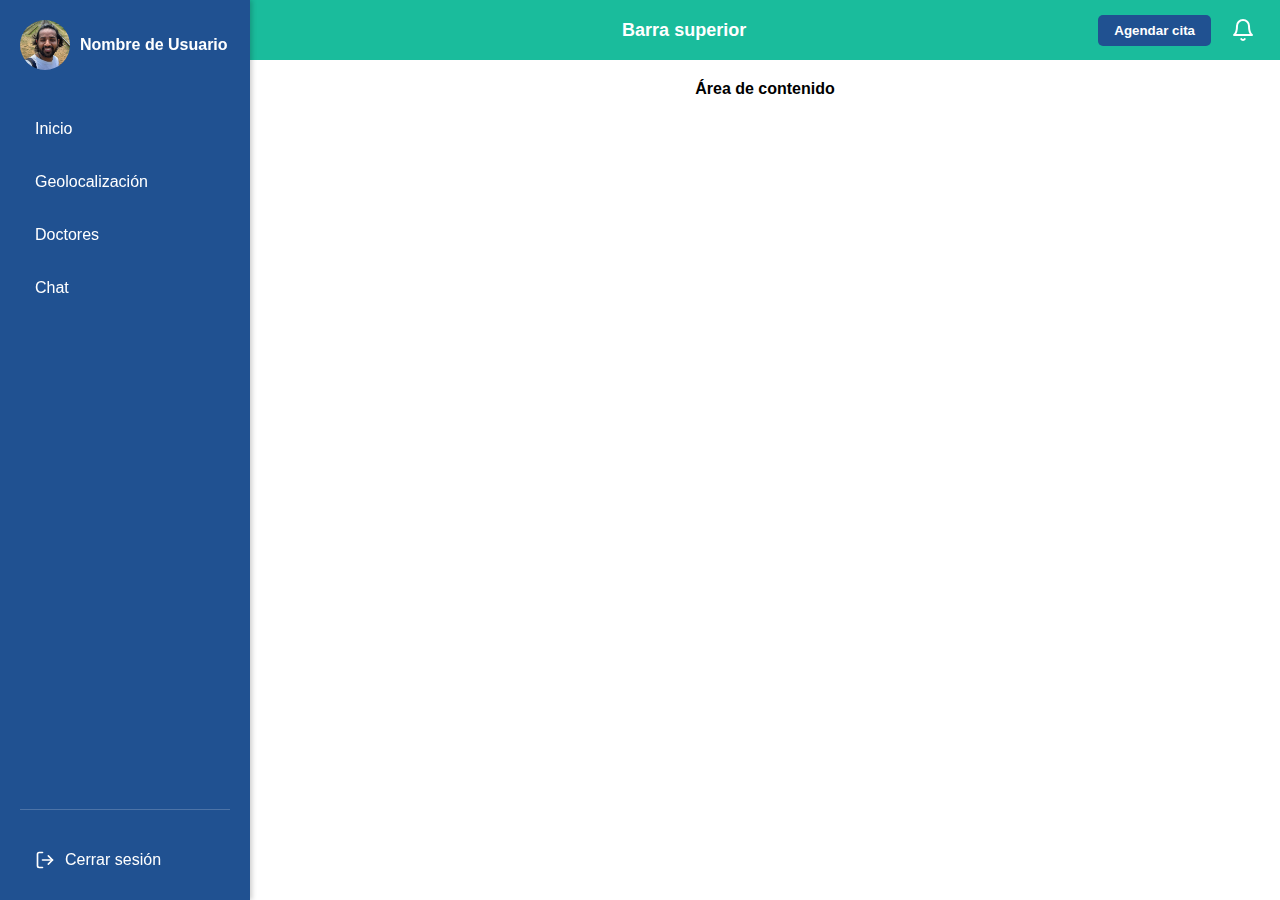
<file: geolocalizacion.html>
<!DOCTYPE html>
<html lang="es">
<head>
  <meta charset="UTF-8" />
  <meta name="viewport" content="width=device-width, initial-scale=1.0" />
  <title>Mi Página Web</title>
  <link rel="stylesheet" href="css/estilos.css" />
  <style>
    .opcion {
      text-decoration: none;
      color: white;
      display: block;
    }

    .cerrar-sesion {
      margin-top: auto;
      width: 100%;
    }

    .opcion.salir {
      display: flex;
      align-items: center;
      gap: 10px;
      padding: 10px 15px;
      border-radius: 8px;
      transition: background-color 0.3s ease, transform 0.2s ease;
    }

    .opcion.salir:hover {
      background-color: rgba(255, 255, 255, 0.2);
      transform: scale(1.05);
    }

    .icon-salir {
      stroke: white;
    }

    .overlay {
      position: fixed;
      top: 0;
      left: 0;
      width: 100%;
      height: 100%;
      background-color: rgba(0, 0, 0, 0.5);
      z-index: 900;
      display: none;
    }

    .overlay.visible {
      display: block;
    }

    .btn-menu-hamburguesa.active span:nth-child(1) {
      transform: rotate(45deg) translate(5px, 5px);
    }

    .btn-menu-hamburguesa.active span:nth-child(2) {
      opacity: 0;
    }

    .btn-menu-hamburguesa.active span:nth-child(3) {
      transform: rotate(-45deg) translate(5px, -5px);
    }

    .btn-menu-hamburguesa span {
      transition: all 0.3s ease;
    }

    .perfil {
      cursor: pointer;
    }
  </style>
</head>
<body>
  <div class="overlay" id="overlay"></div>

  <div class="contenedor">

    <!-- Barra lateral -->
    <div class="barra-lateral">
      <a href="perfil.html" class="perfil">
        <img src="img/perfilUsuario01.jpg" alt="Imagen de perfil" class="avatar" />
        <div class="nombre-usuario">Nombre de Usuario</div>
      </a>

      <div class="menu">
        <a href="inicio.html" class="opcion">Inicio</a>
        <a href="geolocalizacion.html" class="opcion">Geolocalización</a>
        <a href="doctores.html" class="opcion">Doctores</a>
        <a href="chat.html" class="opcion">Chat</a>
      </div>

      <div class="cerrar-sesion">
        <a href="logout.html" class="opcion salir">
          <svg xmlns="http://www.w3.org/2000/svg" fill="none" stroke="currentColor" stroke-width="2"
            stroke-linecap="round" stroke-linejoin="round" class="icon-salir" viewBox="0 0 24 24" width="20" height="20">
            <path d="M9 21H5a2 2 0 0 1-2-2V5a2 2 0 0 1 2-2h4" />
            <polyline points="16 17 21 12 16 7" />
            <line x1="21" y1="12" x2="9" y2="12" />
          </svg>
          <span>Cerrar sesión</span>
        </a>
      </div>
    </div>

    <!-- Sección principal -->
    <div class="principal">
      <div class="barra-superior">
        <!-- Botón menú hamburguesa visible en móvil -->
        <button class="btn-menu-hamburguesa" aria-label="Menú">
          <span></span>
          <span></span>
          <span></span>
        </button>

        <div class="barra-superior-titulo">Barra superior</div>

        <!-- Contenedor de botones a la derecha -->
        <div class="barra-superior-derecha">
          <button class="btn-agendar">Agendar cita</button>
          <button class="btn-notificacion" aria-label="Notificaciones">
            <!-- Icono campana SVG -->
            <svg xmlns="http://www.w3.org/2000/svg" fill="none" stroke="currentColor" stroke-width="2"
              stroke-linecap="round" stroke-linejoin="round" class="icon-campana" viewBox="0 0 24 24" width="24" height="24">
              <path d="M18 8a6 6 0 0 0-12 0c0 7-3 9-3 9h18s-3-2-3-9"></path>
              <path d="M13.73 21a2 2 0 0 1-3.46 0"></path>
            </svg>
          </button>
        </div>
      </div>

      <div class="contenido">
        Área de contenido
      </div>
    </div>
  </div>

  <script>
    const btnMenu = document.querySelector('.btn-menu-hamburguesa');
    const barraLateral = document.querySelector('.barra-lateral');
    const overlay = document.getElementById('overlay');

    btnMenu.addEventListener('click', () => {
      barraLateral.classList.toggle('visible');
      btnMenu.classList.toggle('active');
      overlay.classList.toggle('visible');
    });

    overlay.addEventListener('click', () => {
      barraLateral.classList.remove('visible');
      btnMenu.classList.remove('active');
      overlay.classList.remove('visible');
    });
  </script>
</body>
</html>
</file>
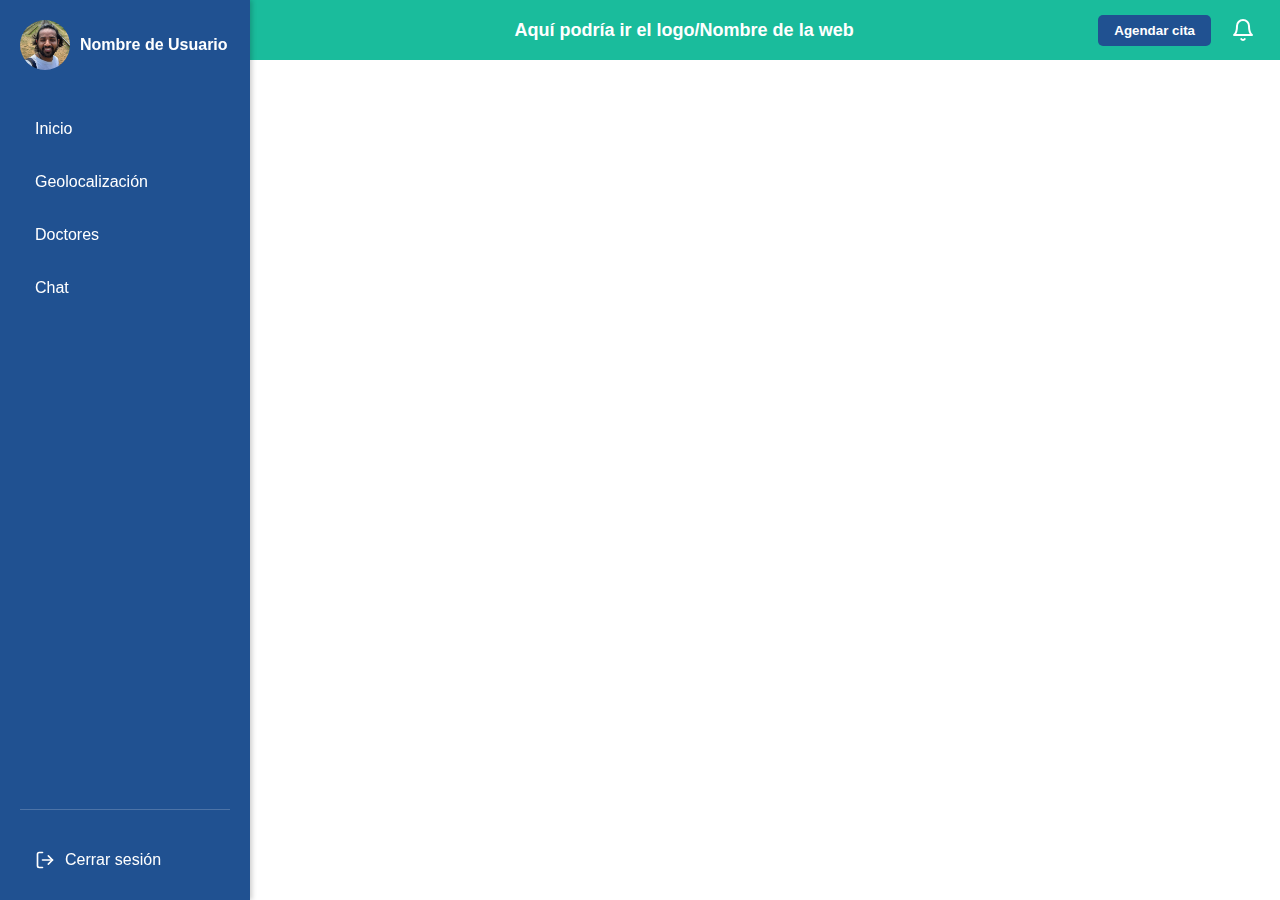
<file: inicio.html>
<!DOCTYPE html>
<html lang="es">
<head>
  <meta charset="UTF-8" />
  <meta name="viewport" content="width=device-width, initial-scale=1.0" />
  <title>Mi Página Web</title>
  <link rel="stylesheet" href="css/estilos.css" />
  <link rel="stylesheet" href="https://cdnjs.cloudflare.com/ajax/libs/font-awesome/6.5.0/css/all.min.css">

  <style>
    .opcion {
      text-decoration: none;
      color: white;
      display: block;
    }

    .cerrar-sesion {
      margin-top: auto;
      width: 100%;
    }

    .opcion.salir {
      display: flex;
      align-items: center;
      gap: 10px;
      padding: 10px 15px;
      border-radius: 8px;
      transition: background-color 0.3s ease, transform 0.2s ease;
    }

    .opcion.salir:hover {
      background-color: rgba(255, 255, 255, 0.2);
      transform: scale(1.05);
    }

    .icon-salir {
      stroke: white;
    }

    .overlay {
      position: fixed;
      top: 0;
      left: 0;
      width: 100%;
      height: 100%;
      background-color: rgba(0, 0, 0, 0.5);
      z-index: 900;
      display: none;
    }

    .overlay.visible {
      display: block;
    }

    .btn-menu-hamburguesa.active span:nth-child(1) {
      transform: rotate(45deg) translate(5px, 5px);
    }

    .btn-menu-hamburguesa.active span:nth-child(2) {
      opacity: 0;
    }

    .btn-menu-hamburguesa.active span:nth-child(3) {
      transform: rotate(-45deg) translate(5px, -5px);
    }

    .btn-menu-hamburguesa span {
      transition: all 0.3s ease;
    }

    .perfil {
      cursor: pointer;
    }
  </style>
</head>
<body>
  <div class="overlay" id="overlay"></div>

  <div class="contenedor">

    <!-- Barra lateral -->
    <div class="barra-lateral">
      <a href="perfil.html" class="perfil">
        <img src="img/perfilUsuario01.jpg" alt="Imagen de perfil" class="avatar" />
        <div class="nombre-usuario">Nombre de Usuario</div>
      </a>

      <div class="menu">
        <a href="inicio.html" class="opcion">Inicio</a>
        <a href="geolocalizacion.html" class="opcion">Geolocalización</a>
        <a href="doctores.html" class="opcion">Doctores</a>
        <a href="chat.html" class="opcion">Chat</a>
      </div>

      <div class="cerrar-sesion">
        <a href="logout.html" class="opcion salir">
          <svg xmlns="http://www.w3.org/2000/svg" fill="none" stroke="currentColor" stroke-width="2"
            stroke-linecap="round" stroke-linejoin="round" class="icon-salir" viewBox="0 0 24 24" width="20" height="20">
            <path d="M9 21H5a2 2 0 0 1-2-2V5a2 2 0 0 1 2-2h4" />
            <polyline points="16 17 21 12 16 7" />
            <line x1="21" y1="12" x2="9" y2="12" />
          </svg>
          <span>Cerrar sesión</span>
        </a>
      </div>
    </div>

    <!-- Sección principal -->
    <div class="principal">
      <div class="barra-superior">
        <!-- Botón menú hamburguesa visible en móvil -->
        <button class="btn-menu-hamburguesa" aria-label="Menú">
          <span></span>
          <span></span>
          <span></span>
        </button>

        <div class="barra-superior-titulo">Aquí podría ir el logo/Nombre de la web</div>

        <!-- Contenedor de botones a la derecha -->
        <div class="barra-superior-derecha">
          <button class="btn-agendar">Agendar cita</button>
          <button class="btn-notificacion" aria-label="Notificaciones">
            <!-- Icono campana  -->
            <svg xmlns="http://www.w3.org/2000/svg" fill="none" stroke="currentColor" stroke-width="2"
              stroke-linecap="round" stroke-linejoin="round" class="icon-campana" viewBox="0 0 24 24" width="24" height="24">
              <path d="M18 8a6 6 0 0 0-12 0c0 7-3 9-3 9h18s-3-2-3-9"></path>
              <path d="M13.73 21a2 2 0 0 1-3.46 0"></path>
            </svg>
          </button>
        </div>
      </div>
      <!--inicio del Contenido-->

<!--Contenido-->
<div class="contenido">
  
</div>


        

  <script>
    const btnMenu = document.querySelector('.btn-menu-hamburguesa');
    const barraLateral = document.querySelector('.barra-lateral');
    const overlay = document.getElementById('overlay');

    btnMenu.addEventListener('click', () => {
      barraLateral.classList.toggle('visible');
      btnMenu.classList.toggle('active');
      overlay.classList.toggle('visible');
    });

    overlay.addEventListener('click', () => {
      barraLateral.classList.remove('visible');
      btnMenu.classList.remove('active');
      overlay.classList.remove('visible');
    });
  </script>
</body>
</html>
</file>
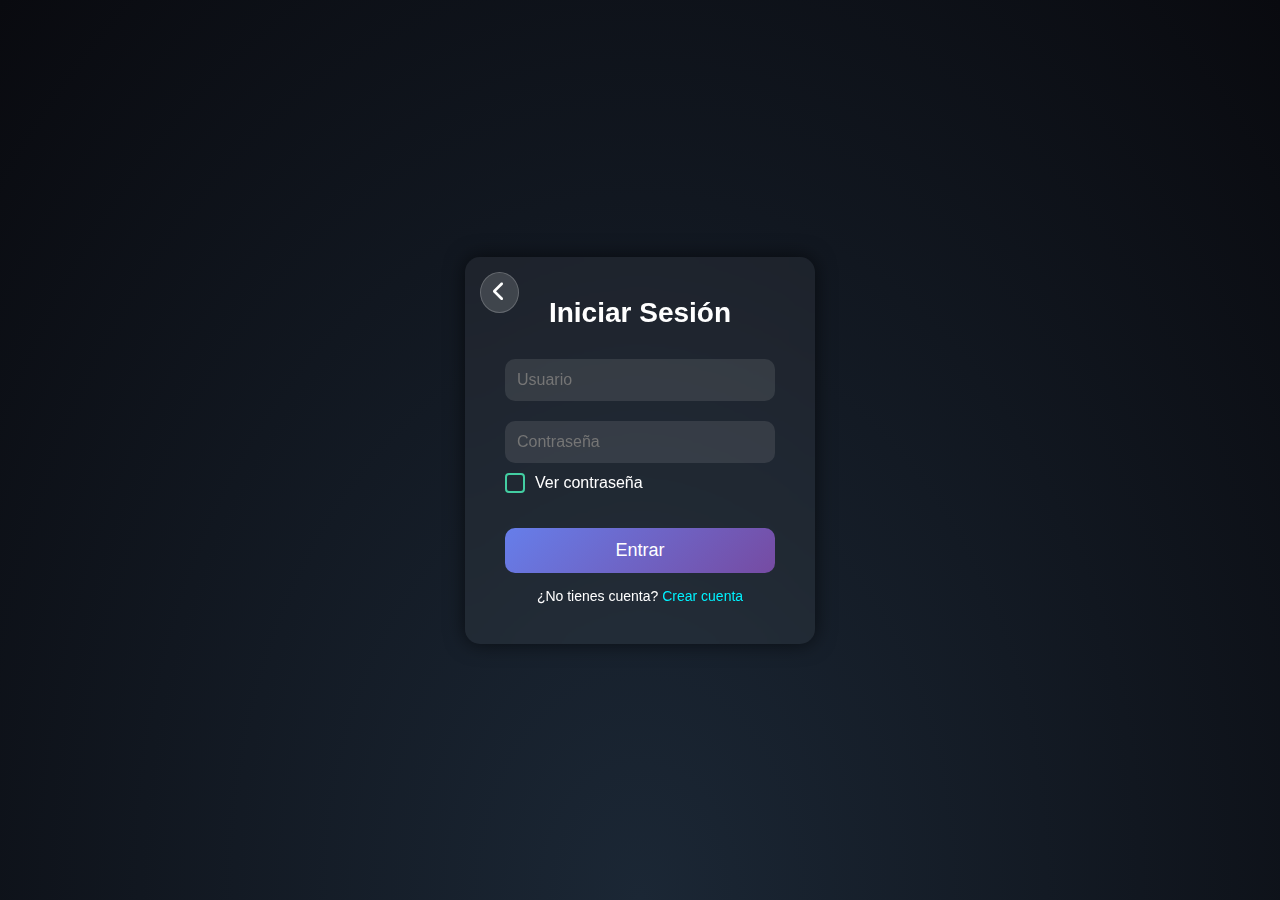
<file: login.html>
<!DOCTYPE html>
<html lang="es">
<head>
  <meta charset="UTF-8" />
  <meta name="viewport" content="width=device-width, initial-scale=1.0" />
  <title>Login Elegante</title>
  <link rel="stylesheet" href="https://cdnjs.cloudflare.com/ajax/libs/font-awesome/6.5.0/css/all.min.css" />
  <style>
    * {
      margin: 0;
      padding: 0;
      box-sizing: border-box;
      font-family: 'Segoe UI', Tahoma, Geneva, Verdana, sans-serif;
    }

    body, html {
      height: 100%;
      overflow: hidden;
    }

    body {
      background: radial-gradient(ellipse at bottom, #1b2735 0%, #090a0f 100%);
      color: white;
      display: flex;
      justify-content: center;
      align-items: center;
    }

    .login-container {
      background-color: rgba(255, 255, 255, 0.05);
      padding: 40px;
      border-radius: 15px;
      box-shadow: 0 0 20px rgba(0, 0, 0, 0.6);
      backdrop-filter: blur(10px);
      z-index: 1;
      width: 350px;
      position: relative;
    }

    .login-container h2 {
      margin-bottom: 20px;
      text-align: center;
      font-size: 28px;
    }

    .login-container input[type="text"],
    .login-container input[type="password"] {
      width: 100%;
      padding: 12px;
      margin: 10px 0;
      background: rgba(255, 255, 255, 0.1);
      border: none;
      border-radius: 10px;
      color: white;
      font-size: 16px;
    }

    .login-container input:focus {
      outline: none;
      box-shadow: 0 0 8px #00f2fe;
    }

    .login-container button {
      width: 100%;
      padding: 12px;
      margin-top: 15px;
      background: linear-gradient(135deg, #667eea, #764ba2);
      border: none;
      border-radius: 10px;
      font-size: 18px;
      color: white;
      cursor: pointer;
      transition: background 1.8s ease, transform 0.3s ease;
      z-index: 1;
      position: relative;
    }

    .login-container button:hover {
      transform: scale(1.05);
      background: linear-gradient(135deg, #43cea2, #185a9d);
    }

    .toggle-password {
      display: flex;
      align-items: center;
      gap: 10px;
      position: relative;
      z-index: 3;
      margin-bottom: 20px;
    }

    .toggle-password input[type="checkbox"] {
      appearance: none;
      width: 20px;
      height: 20px;
      border: 2px solid #43cea2;
      border-radius: 4px;
      background-color: transparent;
      position: relative;
      cursor: pointer;
      transition: background 0.3s ease;
      z-index: 2;
    }

    .toggle-password input[type="checkbox"]:checked {
      background-color: #43cea2;
    }

    .toggle-password input[type="checkbox"]::after {
      content: "";
      position: absolute;
      width: 6px;
      height: 10px;
      border: solid white;
      border-width: 0 2px 2px 0;
      transform: rotate(45deg);
      top: 2px;
      left: 6px;
      opacity: 0;
      transition: opacity 0.2s ease;
    }

    .toggle-password input[type="checkbox"]:checked::after {
      opacity: 1;
    }

    .spark-container {
      position: absolute;
      top: 0;
      left: 0;
      width: 100%;
      height: 100%;
      pointer-events: none;
      z-index: 1;
    }

    .spark {
      position: absolute;
      width: 4px;
      height: 4px;
      background: #fff5c3;
      border-radius: 50%;
      animation: fall 1.5s linear forwards;
      pointer-events: none;
    }

    @keyframes fall {
      0% {
        opacity: 1;
        transform: translateY(0) scale(1);
      }
      100% {
        opacity: 0;
        transform: translateY(80px) scale(0.5);
      }
    }

    .create-account {
      text-align: center;
      margin-top: 15px;
      font-size: 14px;
    }

    .create-account a {
      color: #00f2fe;
      text-decoration: none;
      transition: 0.3s;
    }

    .create-account a:hover {
      text-decoration: underline;
      color: #43cea2;
    }

    .animated-bg {
      position: absolute;
      top: 0;
      left: 0;
      height: 100%;
      width: 100%;
      overflow: hidden;
      z-index: 0;
    }

    .circles li {
      position: absolute;
      display: block;
      list-style: none;
      width: 20px;
      height: 20px;
      background: rgba(255, 255, 255, 0.15);
      animation: animate 25s linear infinite;
      bottom: -150px;
      border-radius: 50%;
    }


    /* Retornar*/
    .back-button {
  position: absolute;
  top: 15px;
  left: 15px;
  background-color: rgba(255, 255, 255, 0.1);
  color: #ffffff;
  text-decoration: none;
  font-size: 20px;
  padding: 8px 12px;
  border-radius: 50%;
  backdrop-filter: blur(4px);
  border: 1px solid rgba(255, 255, 255, 0.2);
  transition: transform 0.3s ease, background-color 0.3s ease;
}

.back-button:hover {
  background-color: rgba(255, 255, 255, 0.2);
  transform: scale(1.1);
}
/*Fin retornar */

    .circles li:nth-child(1) { left: 25%; width: 80px; height: 80px; animation-delay: 0s; }
    .circles li:nth-child(2) { left: 10%; width: 20px; height: 20px; animation-delay: 2s; animation-duration: 12s; }
    .circles li:nth-child(3) { left: 70%; width: 20px; height: 20px; animation-delay: 4s; }
    .circles li:nth-child(4) { left: 40%; width: 60px; height: 60px; animation-delay: 0s; animation-duration: 18s; }
    .circles li:nth-child(5) { left: 65%; width: 20px; height: 20px; animation-delay: 0s; }
    .circles li:nth-child(6) { left: 75%; width: 110px; height: 110px; animation-delay: 3s; }
    .circles li:nth-child(7) { left: 35%; width: 150px; height: 150px; animation-delay: 7s; }
    .circles li:nth-child(8) { left: 50%; width: 25px; height: 25px; animation-delay: 15s; animation-duration: 45s; }

    @keyframes animate {
      0% { transform: translateY(0) rotate(0deg); opacity: 1; border-radius: 0; }
      100% { transform: translateY(-1000px) rotate(720deg); opacity: 0; border-radius: 50%; }
    }
  </style>
</head>
<body>
  <div class="login-container">
    <a href="inicio.html" class="back-button"><i class="fas fa-chevron-left"></i></a>



    <h2>Iniciar Sesión</h2>
    <input type="text" placeholder="Usuario" id="usuario" />
    <input type="password" placeholder="Contraseña" id="contrasena" />

    <div class="toggle-password">
      <input type="checkbox" id="ver-contrasena" />
      <label for="ver-contrasena">Ver contraseña</label>
      <div class="spark-container" id="spark-zone"></div>
    </div>

    <button>Entrar</button>

    <div class="create-account">
      ¿No tienes cuenta? <a href="registro.html">Crear cuenta</a>
    </div>
  </div>

  <div class="animated-bg">
    <ul class="circles">
      <li></li><li></li><li></li><li></li><li></li>
      <li></li><li></li><li></li>
    </ul>
  </div>

  <script>
    const checkbox = document.getElementById("ver-contrasena");
    const passwordInput = document.getElementById("contrasena");
    const sparkZone = document.getElementById("spark-zone");

    checkbox.addEventListener("change", () => {
      passwordInput.type = checkbox.checked ? "text" : "password";
      passwordInput.style.transition = "all 0.3s ease";
      passwordInput.style.boxShadow = checkbox.checked
        ? "0 0 10px #43cea2"
        : "none";

      const rect = checkbox.getBoundingClientRect();
      for (let i = 0; i < 15; i++) {
        const spark = document.createElement("div");
        spark.classList.add("spark");
        spark.style.left = `${checkbox.offsetLeft + 8 + Math.random() * 4}px`;
        spark.style.top = `${checkbox.offsetTop + 4}px`;
        spark.style.background = `hsl(${Math.random() * 360}, 100%, 75%)`;
        spark.style.transform = `translate(${Math.random() * 30 - 15}px, 0)`;

        sparkZone.appendChild(spark);
        setTimeout(() => spark.remove(), 1500);
      }
    });
  </script>
</body>
</html>
</file>
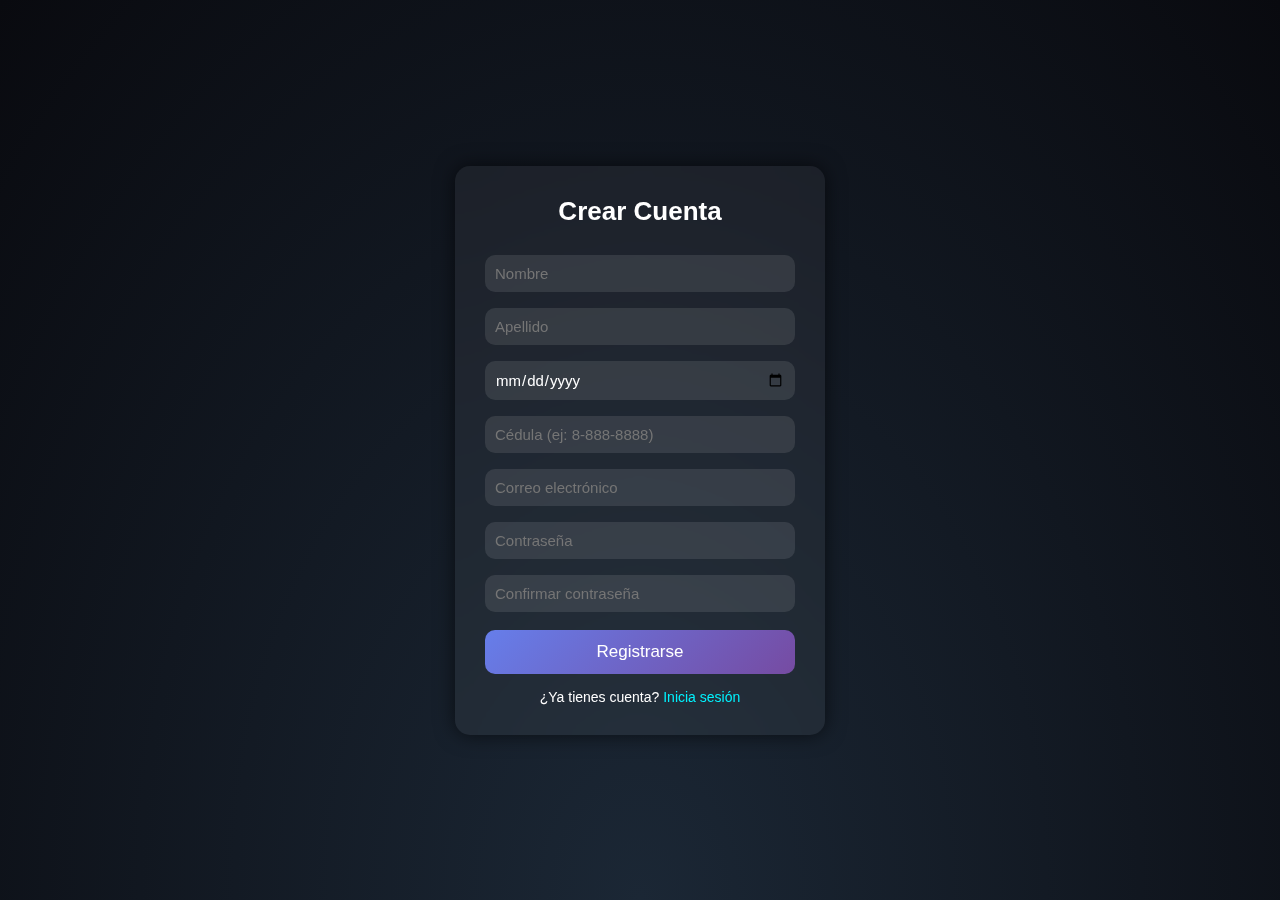
<file: registro.html>
<!DOCTYPE html>
<html lang="es">
<head>
  <meta charset="UTF-8" />
  <meta name="viewport" content="width=device-width, initial-scale=1.0"/>
  <title>Registro</title>
  <link rel="stylesheet" href="https://cdnjs.cloudflare.com/ajax/libs/font-awesome/6.5.0/css/all.min.css" />
  <style>
    * {
      margin: 0;
      padding: 0;
      box-sizing: border-box;
      font-family: 'Segoe UI', Tahoma, Geneva, Verdana, sans-serif;
    }

    body, html {
      height: 100%;
      overflow: hidden;
    }

    body {
      background: radial-gradient(ellipse at bottom, #1b2735 0%, #090a0f 100%);
      color: white;
      display: flex;
      justify-content: center;
      align-items: center;
    }

    .register-container {
      background-color: rgba(255, 255, 255, 0.05);
      padding: 30px;
      border-radius: 15px;
      box-shadow: 0 0 20px rgba(0, 0, 0, 0.6);
      backdrop-filter: blur(10px);
      width: 370px;
      z-index: 1;
      position: relative;
    }

    .register-container h2 {
      text-align: center;
      margin-bottom: 20px;
      font-size: 26px;
    }

    .register-container input[type="text"],
    .register-container input[type="email"],
    .register-container input[type="password"],
    .register-container input[type="date"] {
      width: 100%;
      padding: 10px;
      margin: 8px 0;
      background: rgba(255, 255, 255, 0.1);
      border: none;
      border-radius: 10px;
      color: white;
      font-size: 15px;
    }

    .register-container input:focus {
      outline: none;
      box-shadow: 0 0 8px #00f2fe;
    }

    .register-container button {
      width: 100%;
      padding: 12px;
      margin-top: 10px;
      background: linear-gradient(135deg, #667eea, #764ba2);
      border: none;
      border-radius: 10px;
      font-size: 17px;
      color: white;
      cursor: pointer;
      transition: 0.3s ease;
    }

    .register-container button:hover {
      transform: scale(1.05);
      background: linear-gradient(135deg, #43cea2, #185a9d);
    }

    .login-link {
      text-align: center;
      margin-top: 15px;
      font-size: 14px;
    }

    .login-link a {
      color: #00f2fe;
      text-decoration: none;
      transition: 0.3s;
    }

    .login-link a:hover {
      text-decoration: underline;
      color: #43cea2;
    }

    .animated-bg {
      position: absolute;
      top: 0;
      left: 0;
      height: 100%;
      width: 100%;
      overflow: hidden;
      z-index: 0;
    }

    .circles li {
      position: absolute;
      display: block;
      list-style: none;
      width: 20px;
      height: 20px;
      background: rgba(255, 255, 255, 0.15);
      animation: animate 25s linear infinite;
      bottom: -150px;
      border-radius: 50%;
    }

    .circles li:nth-child(1) { left: 25%; width: 80px; height: 80px; animation-delay: 0s; }
    .circles li:nth-child(2) { left: 10%; width: 20px; height: 20px; animation-delay: 2s; animation-duration: 12s; }
    .circles li:nth-child(3) { left: 70%; width: 20px; height: 20px; animation-delay: 4s; }
    .circles li:nth-child(4) { left: 40%; width: 60px; height: 60px; animation-delay: 0s; animation-duration: 18s; }
    .circles li:nth-child(5) { left: 65%; width: 20px; height: 20px; animation-delay: 0s; }
    .circles li:nth-child(6) { left: 75%; width: 110px; height: 110px; animation-delay: 3s; }
    .circles li:nth-child(7) { left: 35%; width: 150px; height: 150px; animation-delay: 7s; }
    .circles li:nth-child(8) { left: 50%; width: 25px; height: 25px; animation-delay: 15s; animation-duration: 45s; }

    @keyframes animate {
      0% { transform: translateY(0) rotate(0deg); opacity: 1; border-radius: 0; }
      100% { transform: translateY(-1000px) rotate(720deg); opacity: 0; border-radius: 50%; }
    }
  </style>
</head>
<body>
  <div class="register-container">
    <h2>Crear Cuenta</h2>
    <form onsubmit="return validarFormulario()">
      <input type="text" id="nombre" placeholder="Nombre" required />
      <input type="text" id="apellido" placeholder="Apellido" required />
      <input type="date" id="fecha" required />
      <input type="text" id="cedula" placeholder="Cédula (ej: 8-888-8888)" required />
      <input type="email" id="correo" placeholder="Correo electrónico" required />
      <input type="password" id="contrasena" placeholder="Contraseña" required />
      <input type="password" id="confirmar" placeholder="Confirmar contraseña" required />
      <button type="submit">Registrarse</button>
    </form>
    <div class="login-link">
      ¿Ya tienes cuenta? <a href="login.html">Inicia sesión</a>
    </div>
  </div>

  <!-- Fondo animado -->
  <div class="animated-bg">
    <ul class="circles">
      <li></li><li></li><li></li><li></li><li></li>
      <li></li><li></li><li></li>
    </ul>
  </div>

  <script>
    function validarFormulario() {
      const cedula = document.getElementById("cedula").value;
      const contra = document.getElementById("contrasena").value;
      const confirmar = document.getElementById("confirmar").value;

      const cedulaRegex = /^\d{1,2}-\d{3,4}-\d{3,4}$/;

      if (!cedulaRegex.test(cedula)) {
        alert("Formato de cédula inválido. Ejemplo: 8-888-8888");
        return false;
      }

      if (contra !== confirmar) {
        alert("Las contraseñas no coinciden");
        return false;
      }

      alert("¡Registro exitoso!");
      return true;
    }
  </script>
</body>
</html>
</file>
<file: css/estilos.css>
/* Css del "inicio.html" */

/* Reset básico */
* {
  margin: 0;
  padding: 0;
  box-sizing: border-box;
}

/* Contenedor general */
.contenedor {
  display: flex;
  height: 100vh;
  width: 100vw;
  font-family: Arial, sans-serif;
  position: relative;
}

/* Fondo opacado al abrir el menú */
.overlay {
  position: fixed;
  top: 0;
  left: 0;
  width: 100%;
  height: 100%;
  background-color: rgba(0, 0, 0, 0.4);
  z-index: 900;
  opacity: 0;
  pointer-events: none;
  transition: opacity 0.3s ease;
}
.overlay.visible {
  opacity: 1;
  pointer-events: all;
}

/* Barra lateral izquierda */
.barra-lateral {
  width: 250px;
  background-color: #205191;
  color: white;
  padding: 20px;
  display: flex;
  flex-direction: column;
  align-items: flex-start;
  height: 100vh;
  box-shadow: 2px 0 5px rgba(0, 0, 0, 0.2);
  position: fixed;
  left: 0;
  top: 0;
  transition: transform 0.3s ease;
  z-index: 1100;
  transform: translateX(0);
}
.barra-lateral.visible {
  transform: translateX(0);
}
@media (max-width: 768px) {
  .barra-lateral {
    transform: translateX(-100%);
  }
}

.perfil {
  cursor: pointer;
  text-decoration: none;
  color: white;
  display: flex;
  align-items: center;
  gap: 10px;
}

.avatar {
  width: 50px;
  height: 50px;
  border-radius: 50%;
  object-fit: cover;
}

.nombre-usuario {
  font-size: 16px;
  font-weight: bold;
  margin: 0;
}

.menu {
  margin-top: 40px;
  display: flex;
  flex-direction: column;
  gap: 15px;
  width: 100%;
}

.opcion {
  padding: 10px 15px;
  cursor: pointer;
  border-radius: 8px;
  transition: background-color 0.3s ease, transform 0.2s ease;
}

.opcion:hover {
  background-color: rgba(255, 255, 255, 0.2);
  transform: scale(1.05);
}

.principal {
  margin-left: 250px;
  width: calc(100% - 250px);
  display: flex;
  flex-direction: column;
  transition: margin-left 0.3s ease;
}
@media (max-width: 768px) {
  .principal {
    margin-left: 0;
    width: 100%;
  }
}

.barra-superior {
  height: 60px;
  background-color: #1abc9c;
  display: flex;
  align-items: center;
  justify-content: space-between;
  padding: 0 20px;
  color: white;
  font-weight: bold;
  position: sticky;
  top: 0;
  z-index: 1000;
}

.barra-superior-titulo {
  flex: 1;
  text-align: center;
  font-size: 18px;
}
@media (max-width: 768px) {
  .barra-superior-titulo {
    text-align: left;
  }
}

.barra-superior-derecha {
  display: flex;
  align-items: center;
  gap: 15px;
}

.btn-agendar {
  background-color: #205191;
  border: none;
  color: white;
  padding: 8px 16px;
  border-radius: 5px;
  cursor: pointer;
  font-weight: bold;
  transition: background-color 0.3s ease;
}
.btn-agendar:hover {
  background-color: #183d73;
}

.btn-notificacion {
  background: none;
  border: none;
  cursor: pointer;
  color: white;
  padding: 5px;
  display: flex;
  align-items: center;
}

.icon-campana {
  stroke: white;
  width: 24px;
  height: 24px;
}

.btn-menu-hamburguesa {
  display: none;
  flex-direction: column;
  justify-content: space-around;
  width: 25px;
  height: 22px;
  background: transparent;
  border: none;
  cursor: pointer;
  padding: 0;
  z-index: 1200;
}
.btn-menu-hamburguesa span {
  width: 100%;
  height: 3px;
  background-color: white;
  border-radius: 2px;
  transition: all 0.3s ease;
}
@media (max-width: 768px) {
  .btn-menu-hamburguesa {
    display: flex;
  }
}
.btn-menu-hamburguesa.abierto span:nth-child(1) {
  transform: rotate(45deg) translate(5px, 5px);
}
.btn-menu-hamburguesa.abierto span:nth-child(2) {
  opacity: 0;
}
.btn-menu-hamburguesa.abierto span:nth-child(3) {
  transform: rotate(-45deg) translate(5px, -5px);
}

.contenido {
  flex: 1;
  background-color: #ffffff;
  padding: 20px;
  overflow-y: auto;
  display: flex;
  flex-direction: column;
  align-items: center;
  font-weight: bold;
}

/* btn cerrar sesión */
.cerrar-sesion {
  margin-top: auto;
  width: 100%;
  padding-top: 30px;
  border-top: 1px solid rgba(255, 255, 255, 0.2);
}
.cerrar-sesion .opcion.salir {
  display: flex;
  align-items: center;
  gap: 10px;
  padding: 10px 15px;
  cursor: pointer;
  border-radius: 8px;
  transition: background-color 0.3s ease;
}
.cerrar-sesion .opcion.salir:hover {
  background-color: rgba(255, 255, 255, 0.2);
}
.icon-salir {
  stroke: white;
  width: 20px;
  height: 20px;
}

/* === Búsqueda === */
.search-container {
  display: flex;
  justify-content: center;
  margin: 20px auto 0;
  width: 100%;
}
.search-input {
  width: 80%;
  max-width: 600px;
  padding: 12px 20px;
  font-size: 16px;
  border: 2px solid #ccc;
  border-radius: 25px;
  outline: none;
  transition: 0.3s ease;
}
.search-input:focus {
  border-color: #007bff;
  box-shadow: 0 0 5px rgba(0,123,255,0.4);
}

/* === Grid de doctores === */
.doctors-grid {
  display: flex;
  flex-wrap: wrap;
  justify-content: center;
  gap: 20px;
  padding: 20px;
  max-height: calc(100vh - 200px);
  overflow-y: auto;
  width: 100%;
}

/* === Tarjeta de doctor (osea, el perfil que sale en el inicio pues) === */
.doctor-card {
  width: 100%;
  max-width: 280px;
  background-color: transparent;
  border-radius: 10px;
  overflow: hidden;
  box-shadow: 0 4px 12px rgba(0,0,0,0.1);
  display: flex;
  flex-direction: column;
  align-items: center;
}

.doctor-top {
  background-color: #4A90E2;
  width: 100%;
  text-align: center;
  padding: 20px 10px 40px;
  position: relative;
  z-index: 1;
}

.profile-img {
  width: 80px;
  height: 80px;
  object-fit: cover;
  border-radius: 50%;
  border: 3px solid white;
}

.specialty {
  font-weight: bold;
  color: white;
  font-size: 16px;
  margin-bottom: 10px;
}

/* PARTE INFERIOR (color de la parte inferior)*/
.doctor-bottom {
  background-color: #f0f0f0;
  width: 100%;
  padding: 50px 15px 20px;
  margin-top: -30px;
  position: relative;
  border-top-left-radius: 30px;
  border-top-right-radius: 30px;
  z-index: 2;
  text-align: center;
}

.doctor-name {
  position: absolute;
  top: -10px;
  left: 50%;
  transform: translateX(-50%);
  background-color: #f0f0f0;
  border: 2px solid #ccc;
  border-radius: 50px;
  padding: 8px 20px;
  font-weight: bold;
  font-size: 14px;
  box-shadow: 0 2px 5px rgba(0,0,0,0.1);
  z-index: 3;
}

.doctor-info {
  display: flex;
  align-items: center;
  font-size: 14px;
  margin-top: 10px;
  color: #333;
  justify-content: center;
  gap: 8px;
}

.doctor-info i {
  color: #4A90E2;
}

.view-more {
  margin-top: 15px;
  background-color: #4A90E2;
  color: white;
  border: none;
  padding: 8px 16px;
  border-radius: 20px;
  cursor: pointer;
  transition: background-color 0.3s;
}
.view-more:hover {
  background-color: #357ABD;
}

/* Responsive  */
@media (max-width: 768px) {
  .doctor-card {
    width: 100%;
    max-width: 300px;
  }

  .search-input {
    width: 90%;
  }
}
</file>
